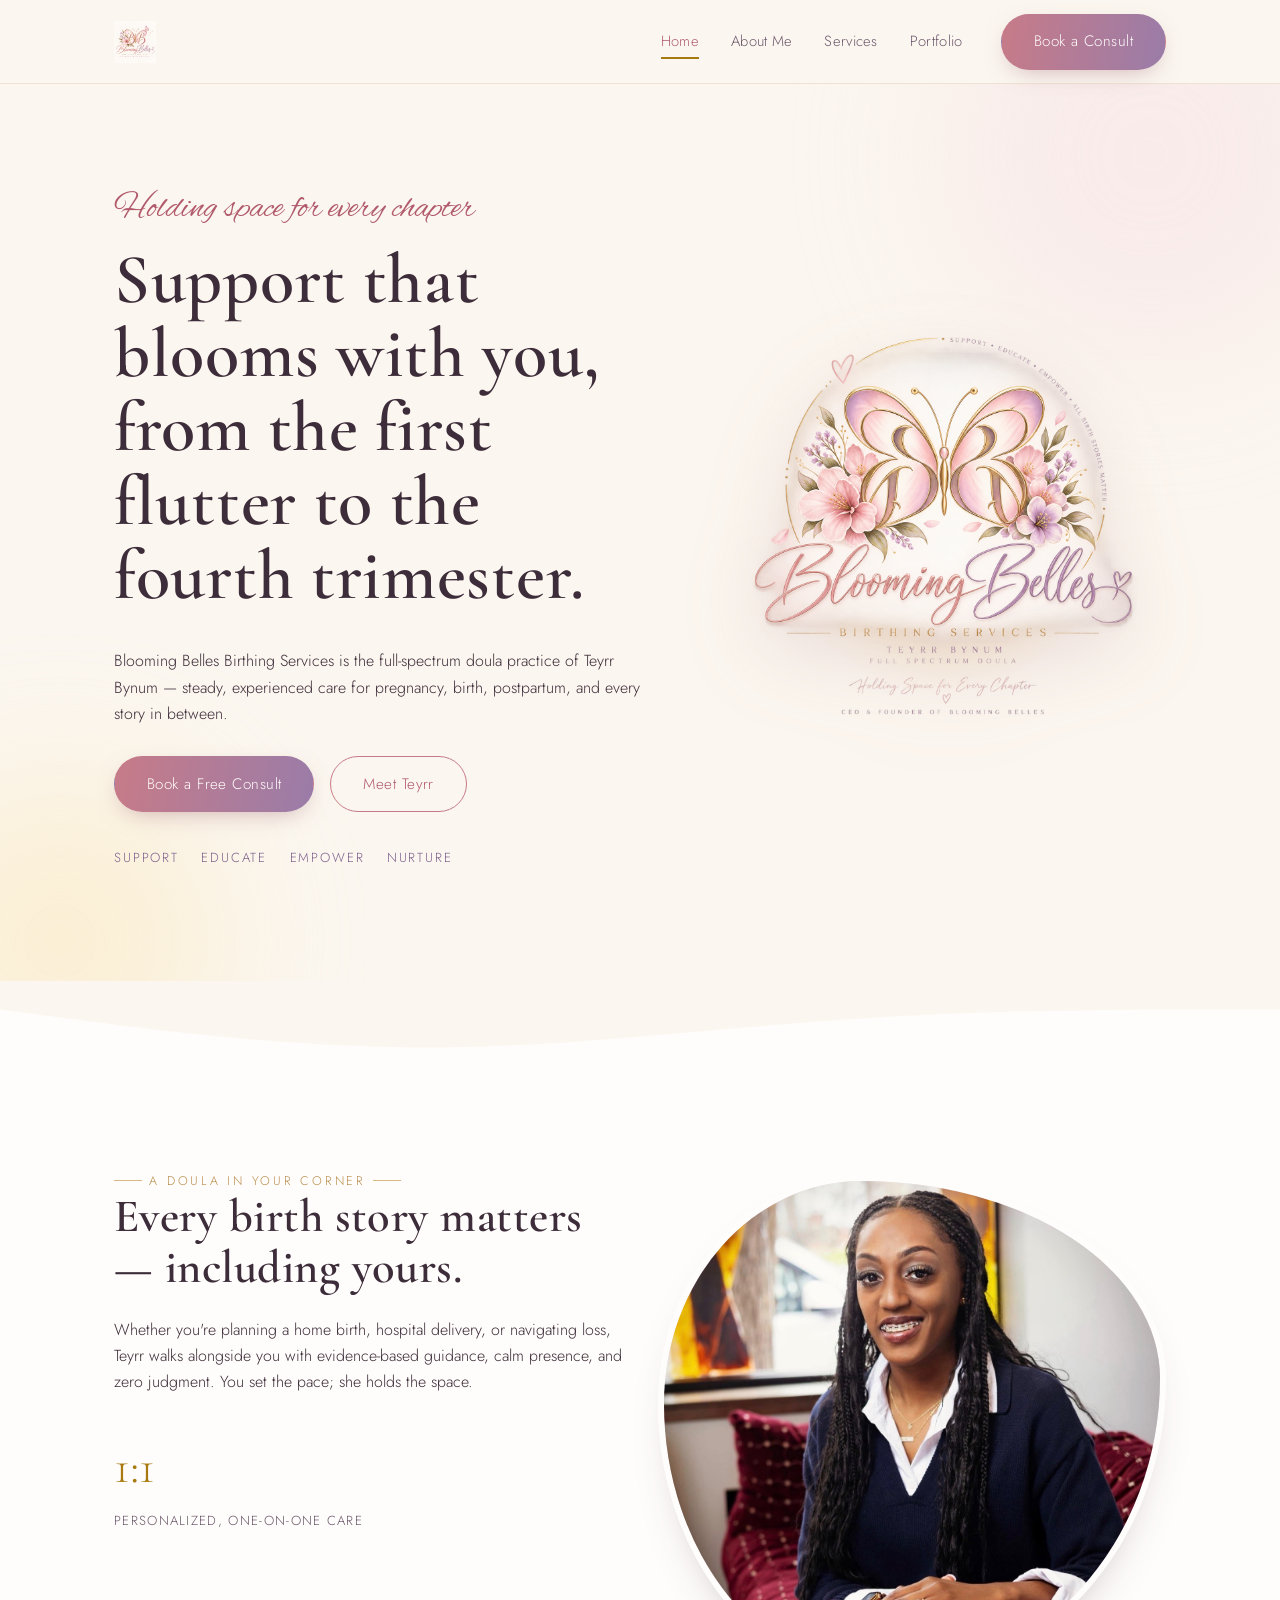
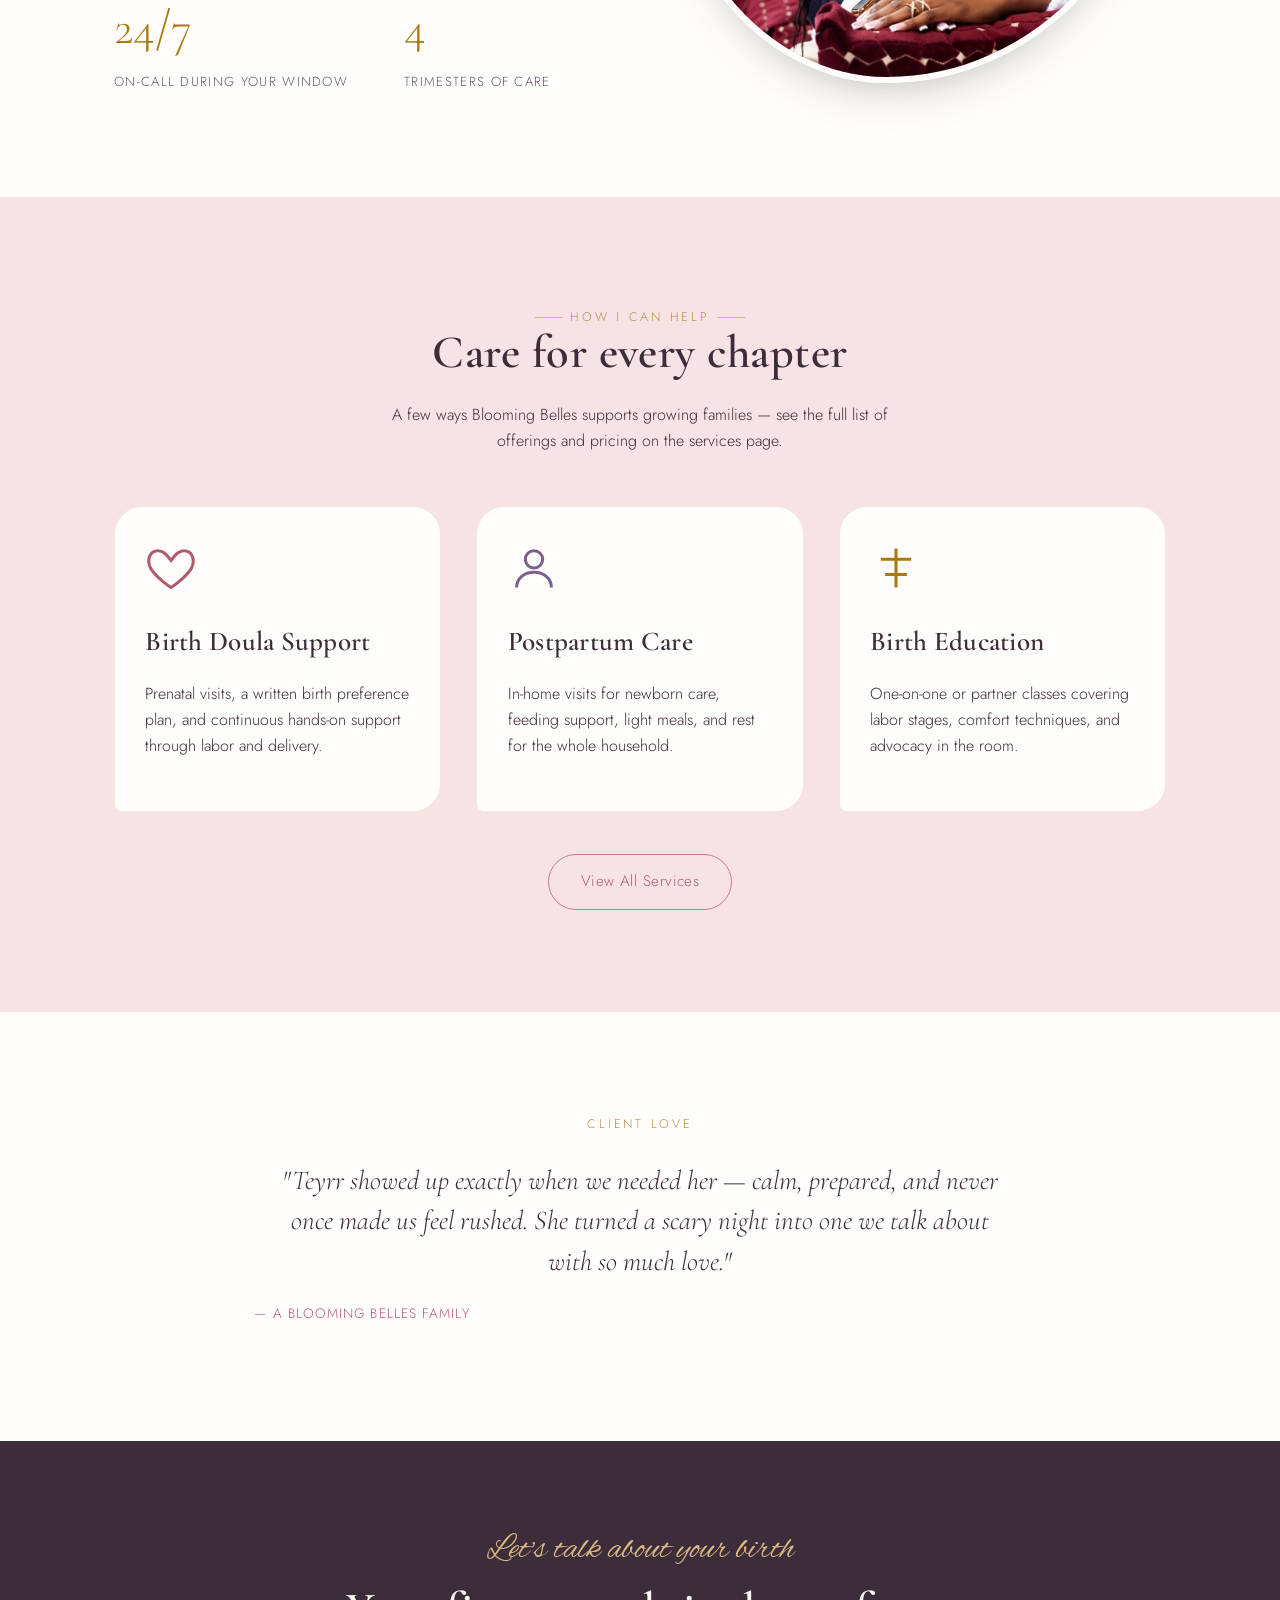
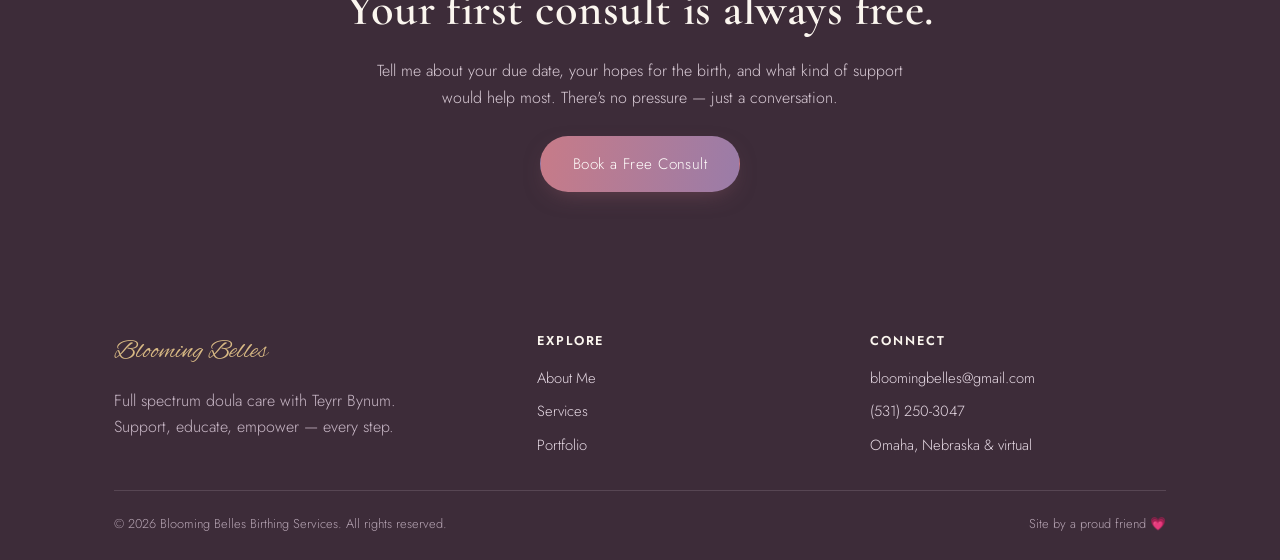
<file: index.html>
<!DOCTYPE html>
<html lang="en">
<head>
<meta charset="UTF-8">
<meta name="viewport" content="width=device-width, initial-scale=1.0">
<title>Blooming Belles Birthing Services | Full Spectrum Doula Care</title>
<meta name="description" content="Blooming Belles Birthing Services — full spectrum doula support with Teyrr Bynum. Support, educate, and empower every birth story.">
<link rel="preconnect" href="https://fonts.googleapis.com">
<link href="https://fonts.googleapis.com/css2?family=Alex+Brush&family=Cormorant+Garamond:ital,wght@0,500;0,600;1,500&family=Jost:wght@300;400;500;600&display=swap" rel="stylesheet">
<link rel="stylesheet" href="css/styles.css">
</head>
<body>

<header class="site-header">
  <nav class="nav">
    <a href="index.html" class="nav-brand">
      <img src="assets/logo-primary.png" alt="Blooming Belles Birthing Services logo">
    </a>
    <button class="nav-toggle" aria-label="Toggle menu" aria-expanded="false">
      <span></span><span></span><span></span>
    </button>
    <div class="nav-right">
    <ul class="nav-links">
      <li><a href="index.html" aria-current="page">Home</a></li>
      <li><a href="about.html">About Me</a></li>
      <li><a href="services.html">Services</a></li>
      <li><a href="portfolio.html">Portfolio</a></li>
      <li class="mobile-cta-item"><a href="services.html#book" class="btn btn-primary nav-cta-mobile">Book a Consult</a></li>
    </ul>
    <a href="services.html#book" class="btn btn-primary nav-cta-desktop">Book a Consult</a>
    </div>
  </nav>
</header>

<main>

  <!-- HERO -->
  <section class="hero">
    <div class="hero-glow one"></div>
    <div class="hero-glow two"></div>
    <div class="container hero-grid">
      <div>
        <span class="eyebrow-script">Holding space for every chapter</span>
        <h1>Support that blooms with you, from the first flutter to the fourth trimester.</h1>
        <p>Blooming Belles Birthing Services is the full-spectrum doula practice of Teyrr Bynum — steady, experienced care for pregnancy, birth, postpartum, and every story in between.</p>
        <div class="hero-actions">
          <a href="services.html#book" class="btn btn-primary">Book a Free Consult</a>
          <a href="about.html" class="btn btn-ghost">Meet Teyrr</a>
        </div>
        <div class="hero-values">
          <span>Support</span>
          <span>Educate</span>
          <span>Empower</span>
          <span>Nurture</span>
        </div>
      </div>
      <div class="hero-art">
        <img src="assets/logo-badge.png" alt="Blooming Belles butterfly emblem" loading="lazy">
      </div>
    </div>
  </section>

  <svg class="wave-divider" viewBox="0 0 1440 90" preserveAspectRatio="none" aria-hidden="true">
    <path fill="#FFFDFB" d="M0,32L80,42.7C160,53,320,75,480,74.7C640,75,800,53,960,42.7C1120,32,1280,32,1360,32L1440,32L1440,90L0,90Z"></path>
  </svg>

  <!-- INTRO STRIP -->
  <section class="bg-white section-pad">
    <div class="container">
      <div class="grid-2" style="align-items:center;">
        <div>
          <span class="gold-rule">A doula in your corner</span>
          <h2>Every birth story matters — including yours.</h2>
          <p>Whether you're planning a home birth, hospital delivery, or navigating loss, Teyrr walks alongside you with evidence-based guidance, calm presence, and zero judgment. You set the pace; she holds the space.</p>
          <div class="stat-row" style="margin-top:2rem;">
            <div>
              <span class="stat-num">1:1</span>
              <span class="stat-label">Personalized, one-on-one care</span>
            </div>
            <div>
              <span class="stat-num">24/7</span>
              <span class="stat-label">On-call during your window</span>
            </div>
            <div>
              <span class="stat-num">4</span>
              <span class="stat-label">Trimesters of care</span>
            </div>
          </div>
        </div>
        <div>
          <div class="about-portrait" style="aspect-ratio:1/1;">
            <img src="assets/teyrr-portrait.jpeg" alt="Teyrr Bynum, founder of Blooming Belles Birthing Services" style="width:100%; height:100%; object-fit:cover; object-position: center 20%;">
          </div>
        </div>
      </div>
    </div>
  </section>

  <!-- SERVICES PREVIEW -->
  <section class="bg-blush section-pad">
    <div class="container">
      <div class="section-header center">
        <span class="gold-rule">How I can help</span>
        <h2>Care for every chapter</h2>
        <p style="margin:0 auto;">A few ways Blooming Belles supports growing families — see the full list of offerings and pricing on the services page.</p>
      </div>
      <div class="grid-3">
        <div class="petal-card">
          <svg class="petal-icon" viewBox="0 0 24 24" fill="none" stroke="currentColor" stroke-width="1.4"><path d="M12 21s-7-4.6-9.5-9C.7 8 2.3 4 6 4c2.2 0 3.6 1.3 6 4.5C14.4 5.3 15.8 4 18 4c3.7 0 5.3 4 3.5 8-2.5 4.4-9.5 9-9.5 9Z"/></svg>
          <h3>Birth Doula Support</h3>
          <p>Prenatal visits, a written birth preference plan, and continuous hands-on support through labor and delivery.</p>
        </div>
        <div class="petal-card">
          <svg class="petal-icon" viewBox="0 0 24 24" fill="none" stroke="currentColor" stroke-width="1.4"><circle cx="12" cy="8" r="4"/><path d="M4 21c0-4.4 3.6-7 8-7s8 2.6 8 7"/></svg>
          <h3>Postpartum Care</h3>
          <p>In-home visits for newborn care, feeding support, light meals, and rest for the whole household.</p>
        </div>
        <div class="petal-card">
          <svg class="petal-icon" viewBox="0 0 24 24" fill="none" stroke="currentColor" stroke-width="1.4"><path d="M12 3v18M5 8h14M7 15h10"/></svg>
          <h3>Birth Education</h3>
          <p>One-on-one or partner classes covering labor stages, comfort techniques, and advocacy in the room.</p>
        </div>
      </div>
      <div class="center-text" style="margin-top:2.6rem;">
        <a href="services.html" class="btn btn-ghost">View All Services</a>
      </div>
    </div>
  </section>

  <!-- TESTIMONIAL -->
  <section class="bg-white section-pad">
    <div class="container">
      <span class="gold-rule center-text" style="display:block; text-align:center; justify-content:center; margin-bottom:1.6rem;">Client love</span>
      <p class="quote-block">"Teyrr showed up exactly when we needed her — calm, prepared, and never once made us feel rushed. She turned a scary night into one we talk about with so much love."</p>
      <p class="quote-attr">— A Blooming Belles family</p>
    </div>
  </section>

  <!-- CTA -->
  <section class="bg-plum cta-band">
    <div class="container">
      <span class="eyebrow-script" style="color: var(--gold-soft);">Let's talk about your birth</span>
      <h2>Your first consult is always free.</h2>
      <p style="margin:0 auto; color:#D9CBD6;">Tell me about your due date, your hopes for the birth, and what kind of support would help most. There's no pressure — just a conversation.</p>
      <div class="cta-actions">
        <a href="services.html#book" class="btn btn-primary">Book a Free Consult</a>
      </div>
    </div>
  </section>

</main>

<footer class="site-footer">
  <div class="container">
    <div class="footer-grid">
      <div>
        <div class="footer-brand">Blooming Belles</div>
        <p style="max-width:32ch; color:#C9B8C7; margin-top:0.8rem;">Full spectrum doula care with Teyrr Bynum. Support, educate, empower — every step.</p>
      </div>
      <div class="footer-col">
        <h4>Explore</h4>
        <ul>
          <li><a href="about.html">About Me</a></li>
          <li><a href="services.html">Services</a></li>
          <li><a href="portfolio.html">Portfolio</a></li>
        </ul>
      </div>
      <div class="footer-col">
        <h4>Connect</h4>
        <ul>
          <li><a href="mailto:bloomingbelles@gmail.com">bloomingbelles@gmail.com</a></li>
          <li><a href="tel:+15312503047">(531) 250-3047</a></li>
          <li>Omaha, Nebraska &amp; virtual</li>
        </ul>
      </div>
    </div>
    <div class="footer-bottom">
      <span>© 2026 Blooming Belles Birthing Services. All rights reserved.</span>
      <span>Site by a proud friend 💗</span>
    </div>
  </div>
</footer>

<script src="js/main.js"></script>
</body>
</html>
</file>
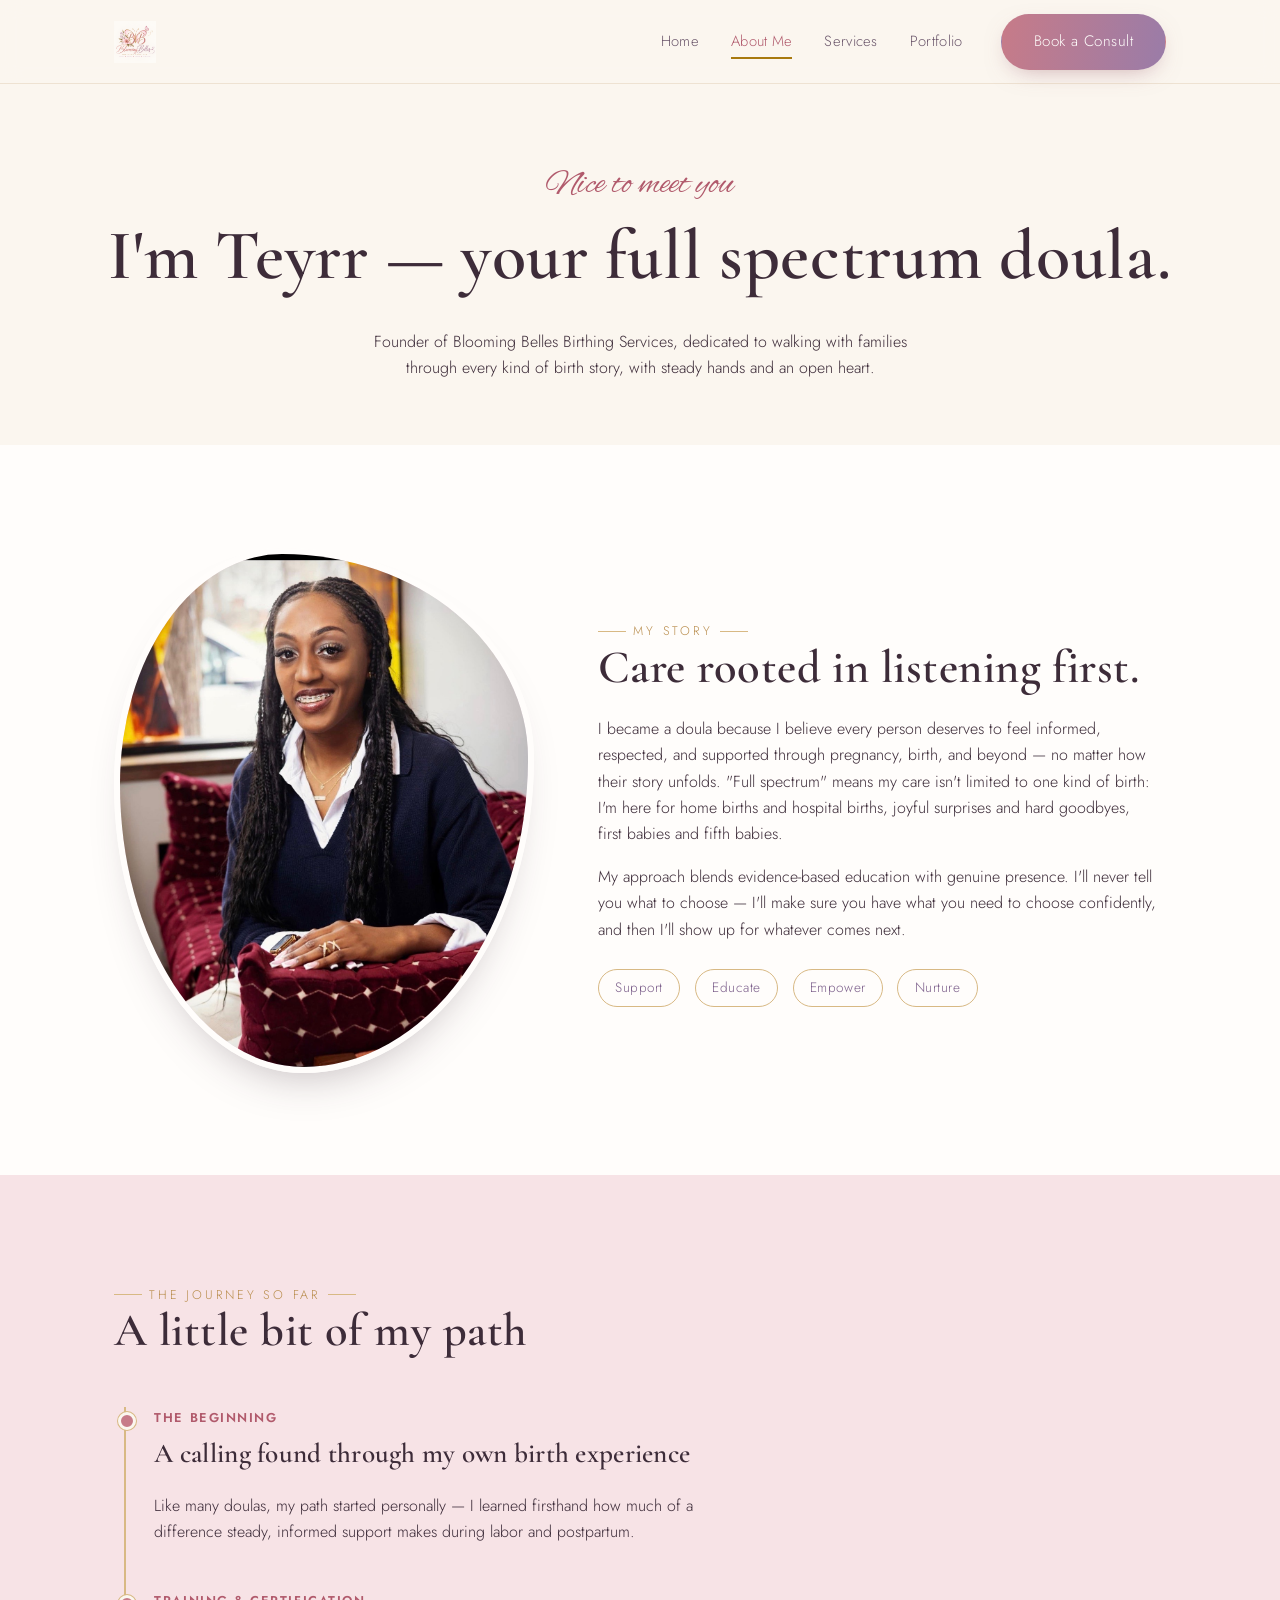
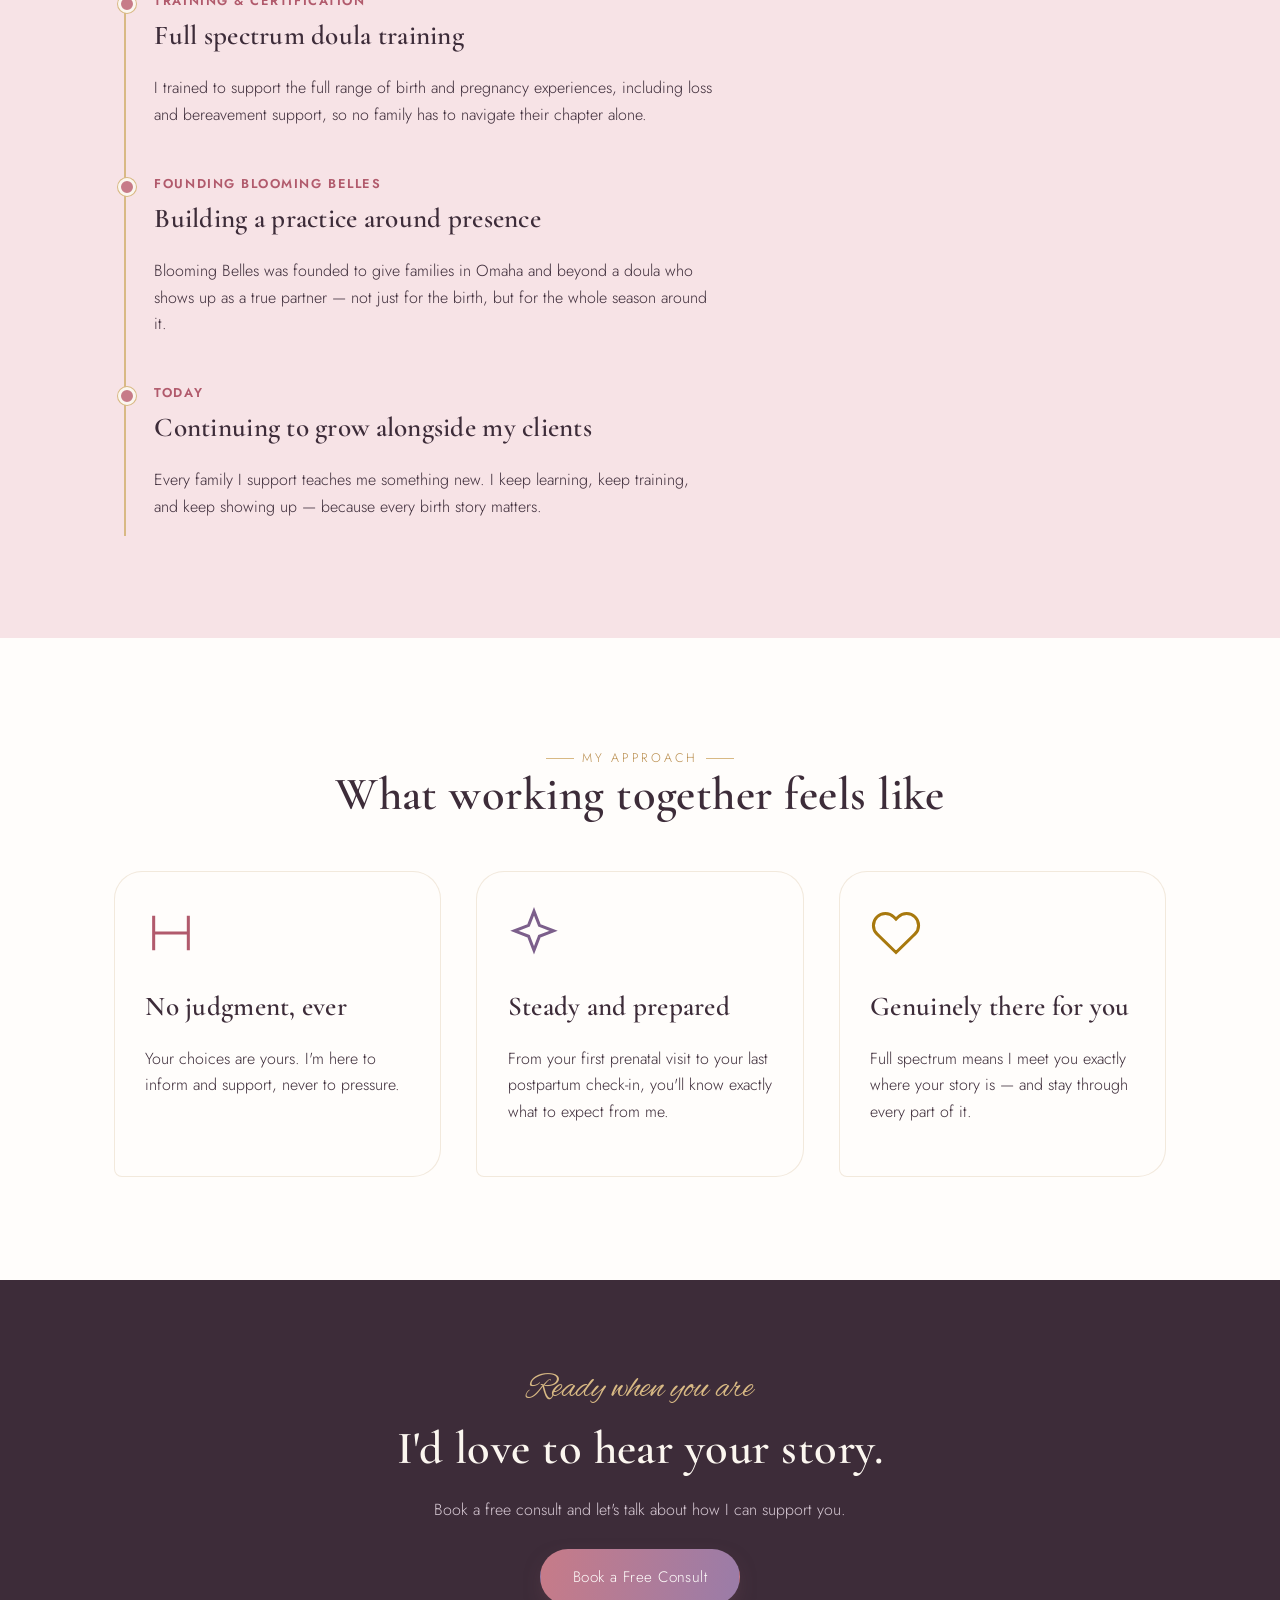
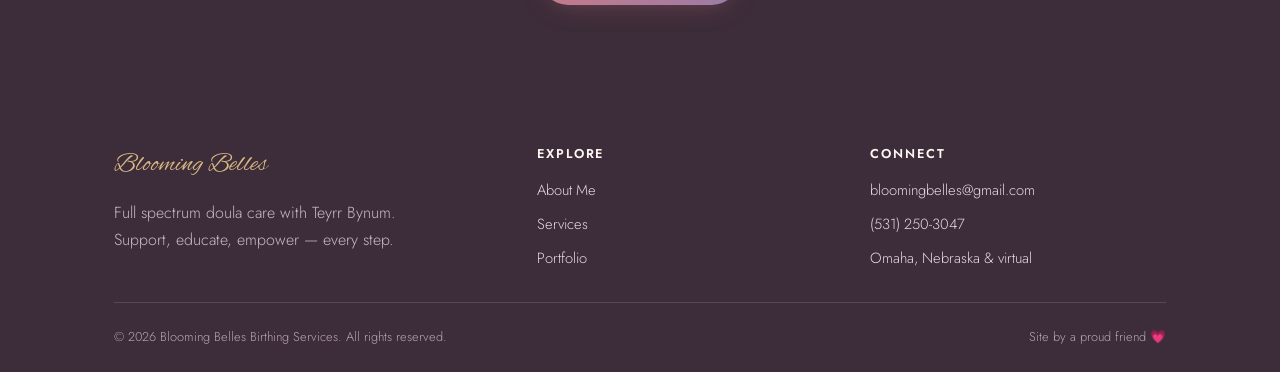
<file: about.html>
<!DOCTYPE html>
<html lang="en">
<head>
<meta charset="UTF-8">
<meta name="viewport" content="width=device-width, initial-scale=1.0">
<title>About Teyrr Bynum | Blooming Belles Birthing Services</title>
<meta name="description" content="Meet Teyrr Bynum, full spectrum doula and founder of Blooming Belles Birthing Services.">
<link rel="preconnect" href="https://fonts.googleapis.com">
<link href="https://fonts.googleapis.com/css2?family=Alex+Brush&family=Cormorant+Garamond:ital,wght@0,500;0,600;1,500&family=Jost:wght@300;400;500;600&display=swap" rel="stylesheet">
<link rel="stylesheet" href="css/styles.css">
</head>
<body>

<header class="site-header">
  <nav class="nav">
    <a href="index.html" class="nav-brand">
      <img src="assets/logo-primary.png" alt="Blooming Belles Birthing Services logo">
    </a>
    <button class="nav-toggle" aria-label="Toggle menu" aria-expanded="false">
      <span></span><span></span><span></span>
    </button>
    <div class="nav-right">
    <ul class="nav-links">
      <li><a href="index.html">Home</a></li>
      <li><a href="about.html" aria-current="page">About Me</a></li>
      <li><a href="services.html">Services</a></li>
      <li><a href="portfolio.html">Portfolio</a></li>
      <li class="mobile-cta-item"><a href="services.html#book" class="btn btn-primary nav-cta-mobile">Book a Consult</a></li>
    </ul>
    <a href="services.html#book" class="btn btn-primary nav-cta-desktop">Book a Consult</a>
    </div>
  </nav>
</header>

<main>

  <section class="page-hero container">
    <span class="eyebrow-script">Nice to meet you</span>
    <h1>I'm Teyrr — your full spectrum doula.</h1>
    <p>Founder of Blooming Belles Birthing Services, dedicated to walking with families through every kind of birth story, with steady hands and an open heart.</p>
  </section>

  <section class="bg-white section-pad">
    <div class="container about-split">
      <div class="about-portrait">
        <img src="assets/teyrr-portrait.jpeg" alt="Teyrr Bynum, founder of Blooming Belles Birthing Services" style="width:100%; height:100%; object-fit:cover; object-position: center 20%;">
      </div>
      <div>
        <span class="gold-rule">My story</span>
        <h2>Care rooted in listening first.</h2>
        <p>I became a doula because I believe every person deserves to feel informed, respected, and supported through pregnancy, birth, and beyond — no matter how their story unfolds. "Full spectrum" means my care isn't limited to one kind of birth: I'm here for home births and hospital births, joyful surprises and hard goodbyes, first babies and fifth babies.</p>
        <p>My approach blends evidence-based education with genuine presence. I'll never tell you what to choose — I'll make sure you have what you need to choose confidently, and then I'll show up for whatever comes next.</p>
        <div class="values-row">
          <span class="value-pill">Support</span>
          <span class="value-pill">Educate</span>
          <span class="value-pill">Empower</span>
          <span class="value-pill">Nurture</span>
        </div>
      </div>
    </div>
  </section>

  <section class="bg-blush section-pad">
    <div class="container">
      <div class="section-header">
        <span class="gold-rule">The journey so far</span>
        <h2>A little bit of my path</h2>
      </div>
      <div class="timeline">
        <div class="timeline-item">
          <h4>The Beginning</h4>
          <h3>A calling found through my own birth experience</h3>
          <p>Like many doulas, my path started personally — I learned firsthand how much of a difference steady, informed support makes during labor and postpartum.</p>
        </div>
        <div class="timeline-item">
          <h4>Training &amp; Certification</h4>
          <h3>Full spectrum doula training</h3>
          <p>I trained to support the full range of birth and pregnancy experiences, including loss and bereavement support, so no family has to navigate their chapter alone.</p>
        </div>
        <div class="timeline-item">
          <h4>Founding Blooming Belles</h4>
          <h3>Building a practice around presence</h3>
          <p>Blooming Belles was founded to give families in Omaha and beyond a doula who shows up as a true partner — not just for the birth, but for the whole season around it.</p>
        </div>
        <div class="timeline-item">
          <h4>Today</h4>
          <h3>Continuing to grow alongside my clients</h3>
          <p>Every family I support teaches me something new. I keep learning, keep training, and keep showing up — because every birth story matters.</p>
        </div>
      </div>
    </div>
  </section>

  <section class="bg-white section-pad">
    <div class="container">
      <div class="section-header center">
        <span class="gold-rule">My approach</span>
        <h2>What working together feels like</h2>
      </div>
      <div class="grid-3">
        <div class="petal-card">
          <svg class="petal-icon" viewBox="0 0 24 24" fill="none" stroke="currentColor" stroke-width="1.4"><path d="M4 4v16M4 12h16M20 4v16"/></svg>
          <h3>No judgment, ever</h3>
          <p>Your choices are yours. I'm here to inform and support, never to pressure.</p>
        </div>
        <div class="petal-card">
          <svg class="petal-icon" viewBox="0 0 24 24" fill="none" stroke="currentColor" stroke-width="1.4"><path d="M12 2l2.5 6.5L21 11l-6.5 2.5L12 20l-2.5-6.5L3 11l6.5-2.5L12 2Z"/></svg>
          <h3>Steady and prepared</h3>
          <p>From your first prenatal visit to your last postpartum check-in, you'll know exactly what to expect from me.</p>
        </div>
        <div class="petal-card">
          <svg class="petal-icon" viewBox="0 0 24 24" fill="none" stroke="currentColor" stroke-width="1.4"><path d="M20.8 4.6a5.5 5.5 0 0 0-7.8 0L12 5.6l-1-1a5.5 5.5 0 1 0-7.8 7.8l1 1L12 21l7.8-7.6 1-1a5.5 5.5 0 0 0 0-7.8Z"/></svg>
          <h3>Genuinely there for you</h3>
          <p>Full spectrum means I meet you exactly where your story is — and stay through every part of it.</p>
        </div>
      </div>
    </div>
  </section>

  <section class="bg-plum cta-band">
    <div class="container">
      <span class="eyebrow-script" style="color: var(--gold-soft);">Ready when you are</span>
      <h2>I'd love to hear your story.</h2>
      <p style="margin:0 auto; color:#D9CBD6;">Book a free consult and let's talk about how I can support you.</p>
      <div class="cta-actions">
        <a href="services.html#book" class="btn btn-primary">Book a Free Consult</a>
      </div>
    </div>
  </section>

</main>

<footer class="site-footer">
  <div class="container">
    <div class="footer-grid">
      <div>
        <div class="footer-brand">Blooming Belles</div>
        <p style="max-width:32ch; color:#C9B8C7; margin-top:0.8rem;">Full spectrum doula care with Teyrr Bynum. Support, educate, empower — every step.</p>
      </div>
      <div class="footer-col">
        <h4>Explore</h4>
        <ul>
          <li><a href="about.html">About Me</a></li>
          <li><a href="services.html">Services</a></li>
          <li><a href="portfolio.html">Portfolio</a></li>
        </ul>
      </div>
      <div class="footer-col">
        <h4>Connect</h4>
        <ul>
          <li><a href="mailto:bloomingbelles@gmail.com">bloomingbelles@gmail.com</a></li>
          <li><a href="tel:+15312503047">(531) 250-3047</a></li>
          <li>Omaha, Nebraska &amp; virtual</li>
        </ul>
      </div>
    </div>
    <div class="footer-bottom">
      <span>© 2026 Blooming Belles Birthing Services. All rights reserved.</span>
      <span>Site by a proud friend 💗</span>
    </div>
  </div>
</footer>

<script src="js/main.js"></script>
</body>
</html>
</file>
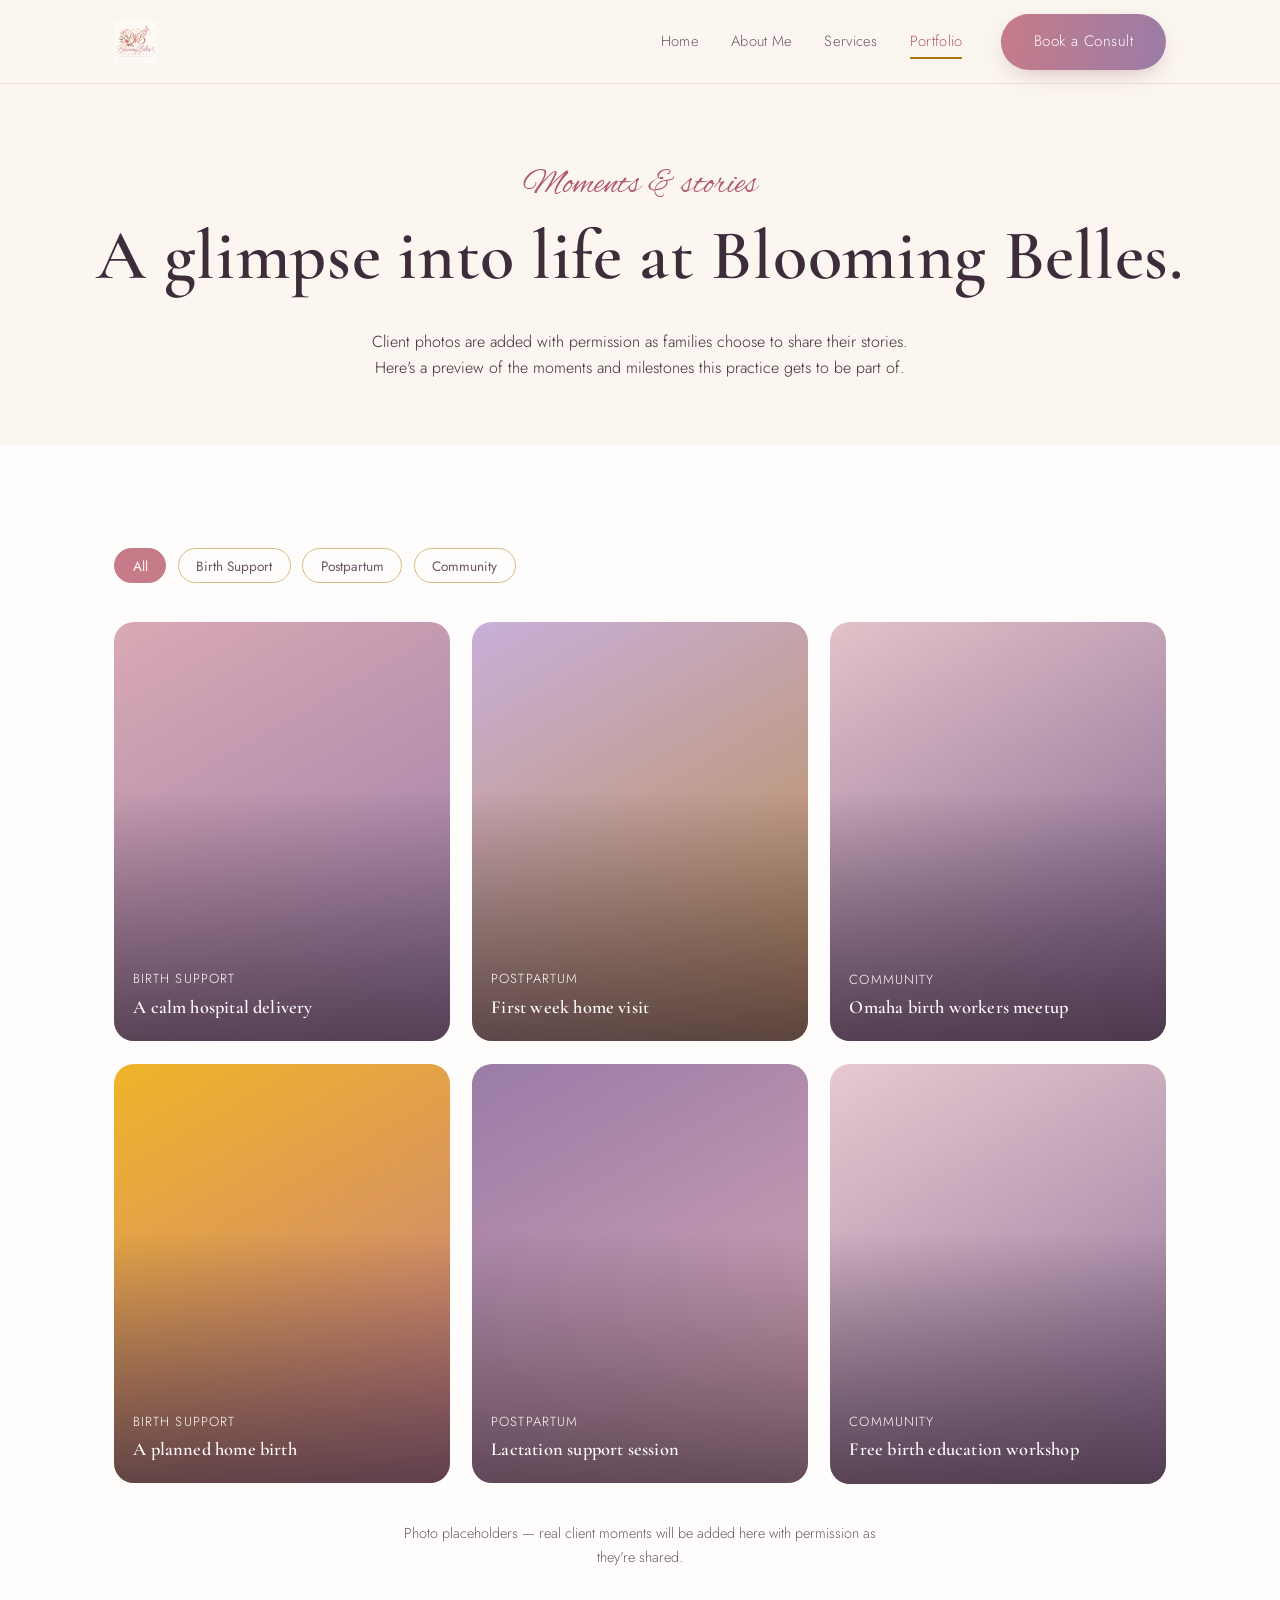
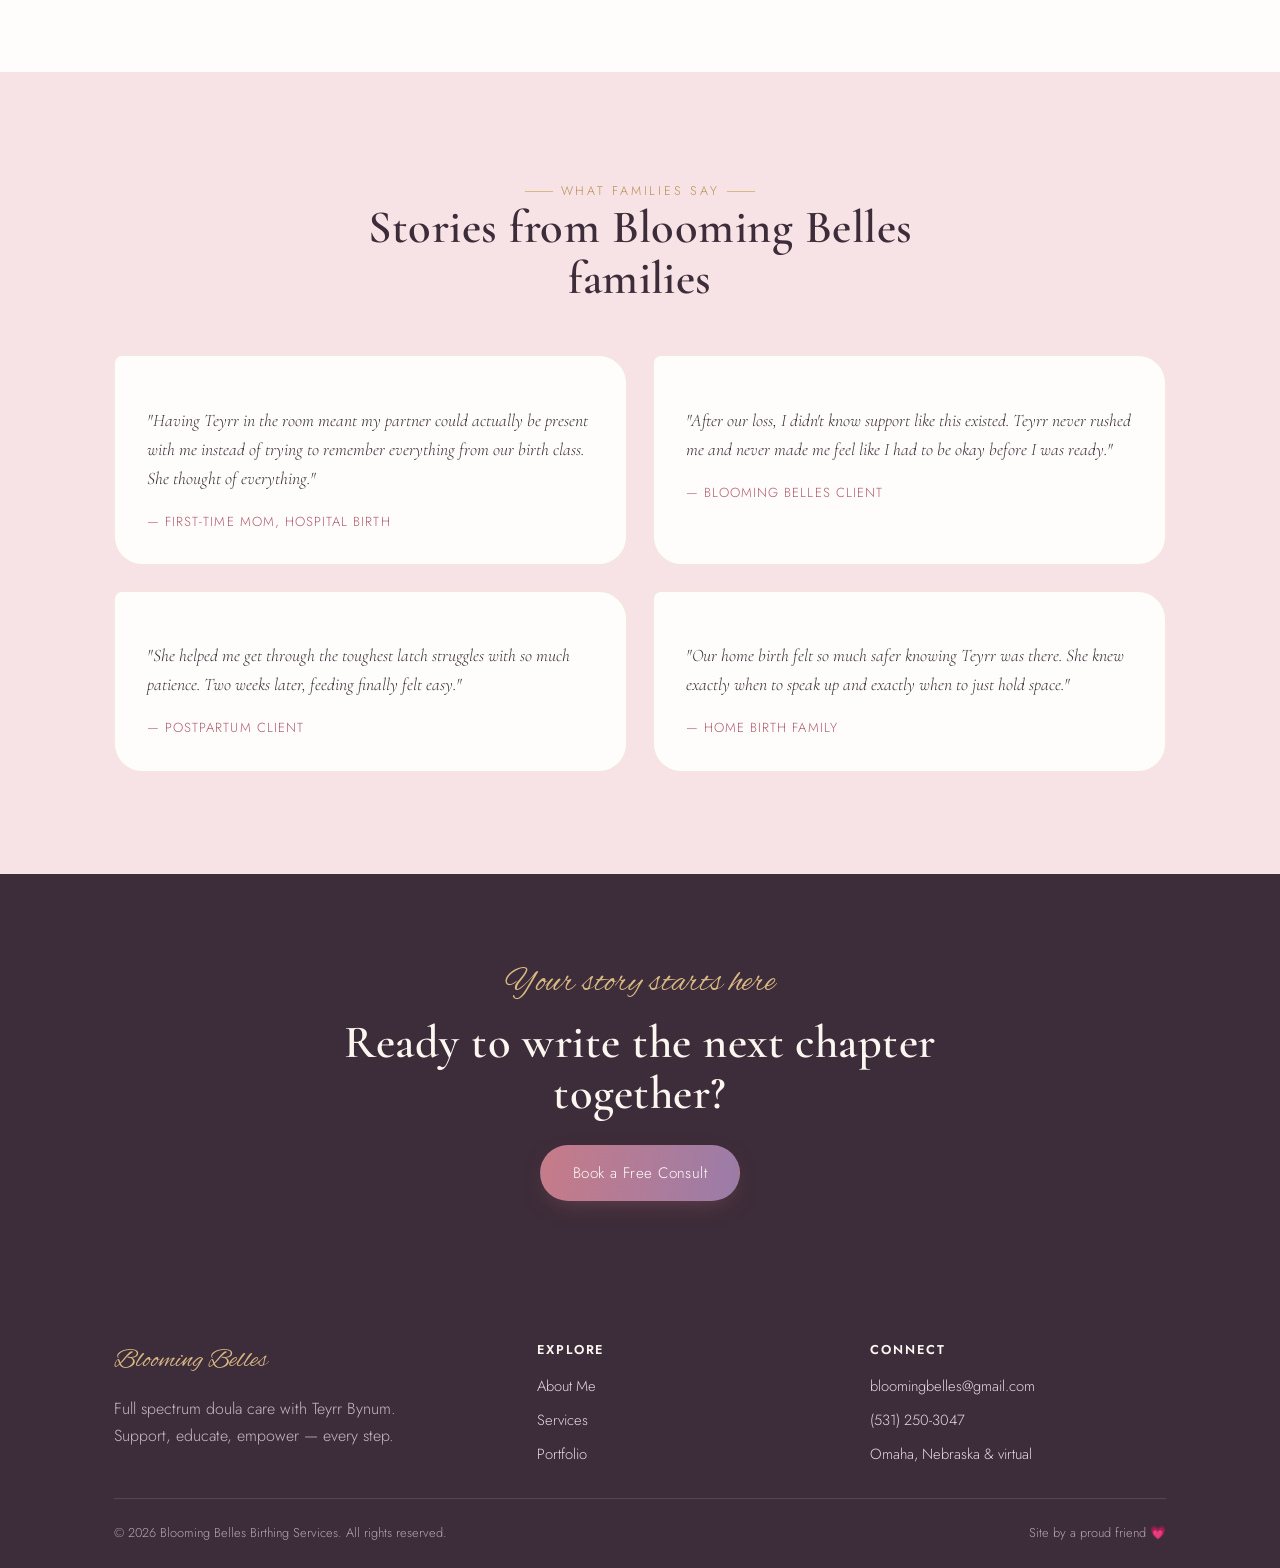
<file: portfolio.html>
<!DOCTYPE html>
<html lang="en">
<head>
<meta charset="UTF-8">
<meta name="viewport" content="width=device-width, initial-scale=1.0">
<title>Portfolio &amp; Stories | Blooming Belles Birthing Services</title>
<meta name="description" content="Moments and stories from families supported by Blooming Belles Birthing Services.">
<link rel="preconnect" href="https://fonts.googleapis.com">
<link href="https://fonts.googleapis.com/css2?family=Alex+Brush&family=Cormorant+Garamond:ital,wght@0,500;0,600;1,500&family=Jost:wght@300;400;500;600&display=swap" rel="stylesheet">
<link rel="stylesheet" href="css/styles.css">
</head>
<body>

<header class="site-header">
  <nav class="nav">
    <a href="index.html" class="nav-brand">
      <img src="assets/logo-primary.png" alt="Blooming Belles Birthing Services logo">
    </a>
    <button class="nav-toggle" aria-label="Toggle menu" aria-expanded="false">
      <span></span><span></span><span></span>
    </button>
    <div class="nav-right">
    <ul class="nav-links">
      <li><a href="index.html">Home</a></li>
      <li><a href="about.html">About Me</a></li>
      <li><a href="services.html">Services</a></li>
      <li><a href="portfolio.html" aria-current="page">Portfolio</a></li>
      <li class="mobile-cta-item"><a href="services.html#book" class="btn btn-primary nav-cta-mobile">Book a Consult</a></li>
    </ul>
    <a href="services.html#book" class="btn btn-primary nav-cta-desktop">Book a Consult</a>
    </div>
  </nav>
</header>

<main>

  <section class="page-hero container">
    <span class="eyebrow-script">Moments &amp; stories</span>
    <h1>A glimpse into life at Blooming Belles.</h1>
    <p>Client photos are added with permission as families choose to share their stories. Here's a preview of the moments and milestones this practice gets to be part of.</p>
  </section>

  <section class="bg-white section-pad">
    <div class="container">

      <div class="filter-row">
        <button class="filter-btn active" data-filter="all">All</button>
        <button class="filter-btn" data-filter="birth">Birth Support</button>
        <button class="filter-btn" data-filter="postpartum">Postpartum</button>
        <button class="filter-btn" data-filter="community">Community</button>
      </div>

      <div class="gallery-grid">
        <div class="gallery-tile tone-1" data-category="birth">
          <div><span>Birth Support</span><h4>A calm hospital delivery</h4></div>
        </div>
        <div class="gallery-tile tone-2" data-category="postpartum">
          <div><span>Postpartum</span><h4>First week home visit</h4></div>
        </div>
        <div class="gallery-tile tone-3" data-category="community">
          <div><span>Community</span><h4>Omaha birth workers meetup</h4></div>
        </div>
        <div class="gallery-tile tone-4" data-category="birth">
          <div><span>Birth Support</span><h4>A planned home birth</h4></div>
        </div>
        <div class="gallery-tile tone-5" data-category="postpartum">
          <div><span>Postpartum</span><h4>Lactation support session</h4></div>
        </div>
        <div class="gallery-tile tone-6" data-category="community">
          <div><span>Community</span><h4>Free birth education workshop</h4></div>
        </div>
      </div>

      <p style="text-align:center; margin:2.4rem auto 0; color:var(--plum-soft); font-size:0.9rem;">Photo placeholders — real client moments will be added here with permission as they're shared.</p>
    </div>
  </section>

  <section class="bg-blush section-pad">
    <div class="container">
      <div class="section-header center">
        <span class="gold-rule">What families say</span>
        <h2>Stories from Blooming Belles families</h2>
      </div>
      <div class="testimonial-grid">
        <div class="testimonial-card">
          <p>"Having Teyrr in the room meant my partner could actually be present with me instead of trying to remember everything from our birth class. She thought of everything."</p>
          <div class="testimonial-name">— First-time mom, hospital birth</div>
        </div>
        <div class="testimonial-card">
          <p>"After our loss, I didn't know support like this existed. Teyrr never rushed me and never made me feel like I had to be okay before I was ready."</p>
          <div class="testimonial-name">— Blooming Belles client</div>
        </div>
        <div class="testimonial-card">
          <p>"She helped me get through the toughest latch struggles with so much patience. Two weeks later, feeding finally felt easy."</p>
          <div class="testimonial-name">— Postpartum client</div>
        </div>
        <div class="testimonial-card">
          <p>"Our home birth felt so much safer knowing Teyrr was there. She knew exactly when to speak up and exactly when to just hold space."</p>
          <div class="testimonial-name">— Home birth family</div>
        </div>
      </div>
    </div>
  </section>

  <section class="bg-plum cta-band">
    <div class="container">
      <span class="eyebrow-script" style="color: var(--gold-soft);">Your story starts here</span>
      <h2>Ready to write the next chapter together?</h2>
      <div class="cta-actions">
        <a href="services.html#book" class="btn btn-primary">Book a Free Consult</a>
      </div>
    </div>
  </section>

</main>

<footer class="site-footer">
  <div class="container">
    <div class="footer-grid">
      <div>
        <div class="footer-brand">Blooming Belles</div>
        <p style="max-width:32ch; color:#C9B8C7; margin-top:0.8rem;">Full spectrum doula care with Teyrr Bynum. Support, educate, empower — every step.</p>
      </div>
      <div class="footer-col">
        <h4>Explore</h4>
        <ul>
          <li><a href="about.html">About Me</a></li>
          <li><a href="services.html">Services</a></li>
          <li><a href="portfolio.html">Portfolio</a></li>
        </ul>
      </div>
      <div class="footer-col">
        <h4>Connect</h4>
        <ul>
          <li><a href="mailto:bloomingbelles@gmail.com">bloomingbelles@gmail.com</a></li>
          <li><a href="tel:+15312503047">(531) 250-3047</a></li>
          <li>Omaha, Nebraska &amp; virtual</li>
        </ul>
      </div>
    </div>
    <div class="footer-bottom">
      <span>© 2026 Blooming Belles Birthing Services. All rights reserved.</span>
      <span>Site by a proud friend 💗</span>
    </div>
  </div>
</footer>

<script src="js/main.js"></script>
</body>
</html>
</file>
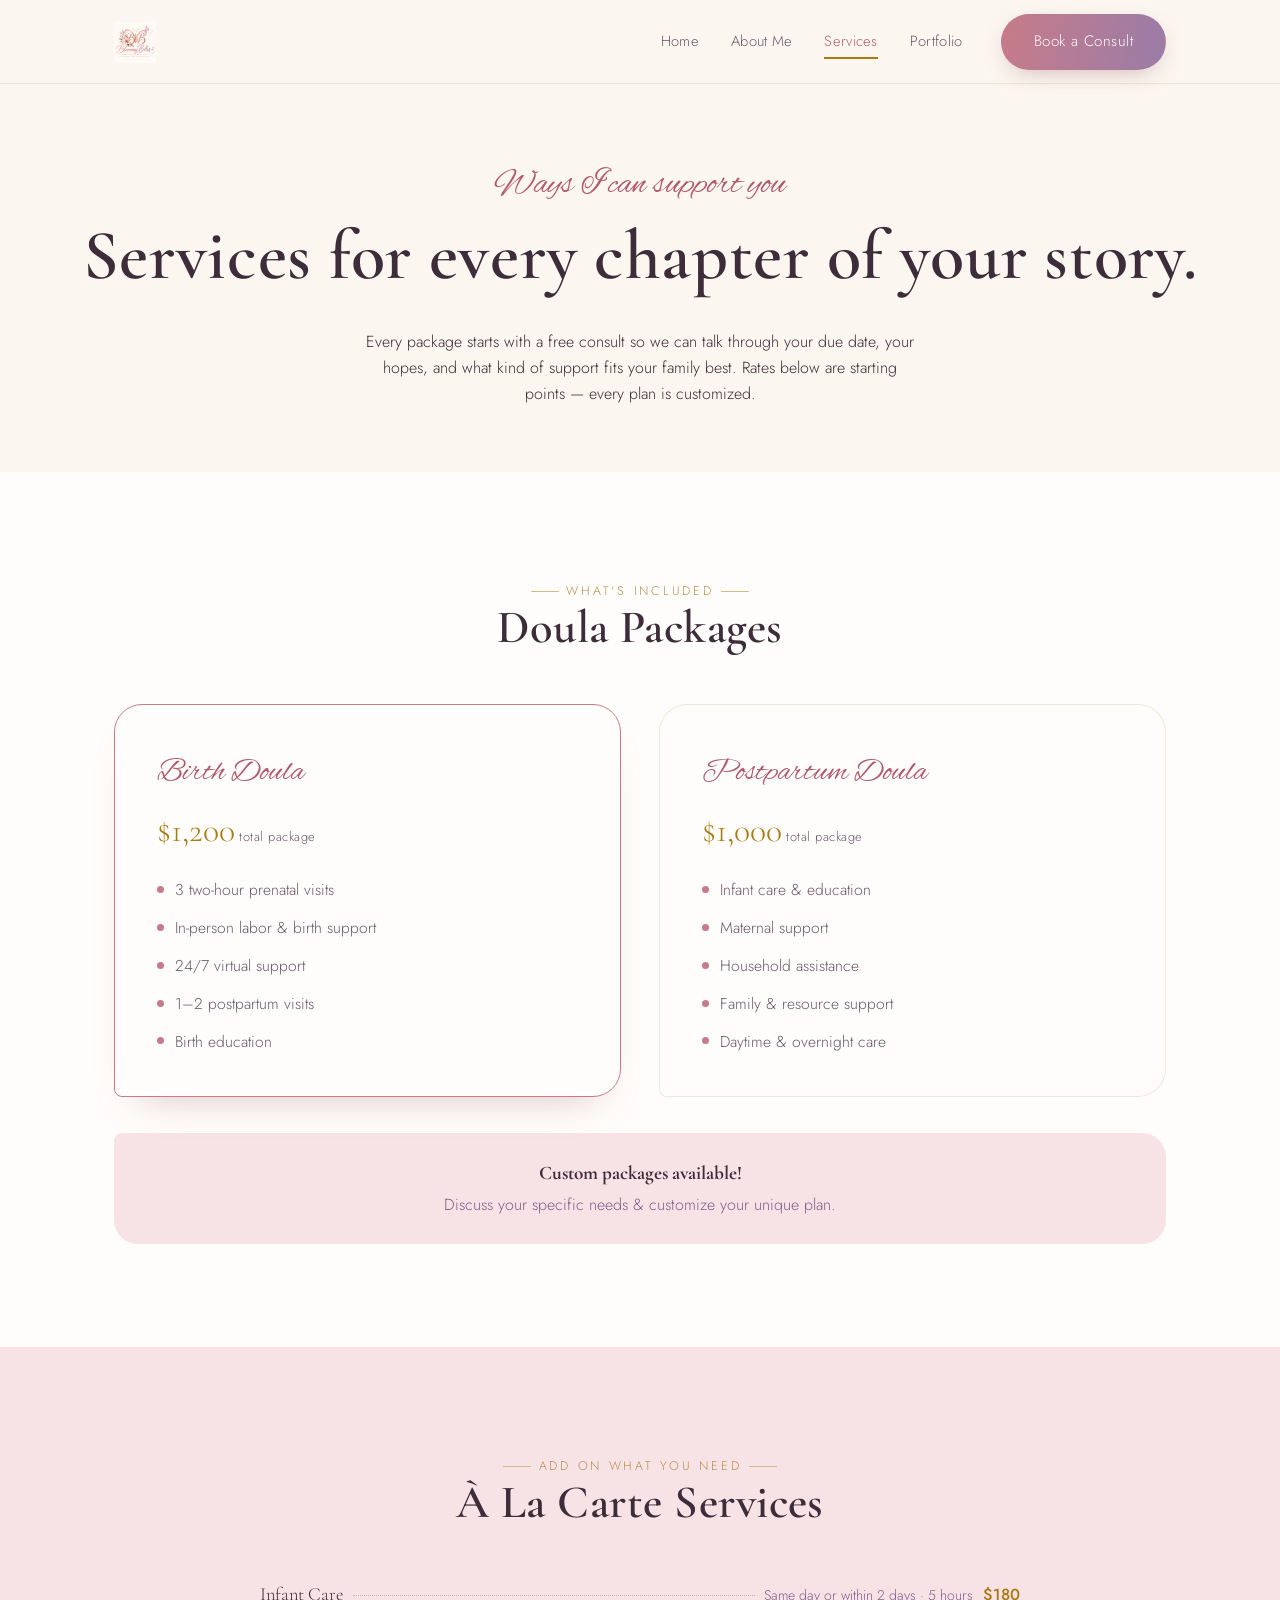
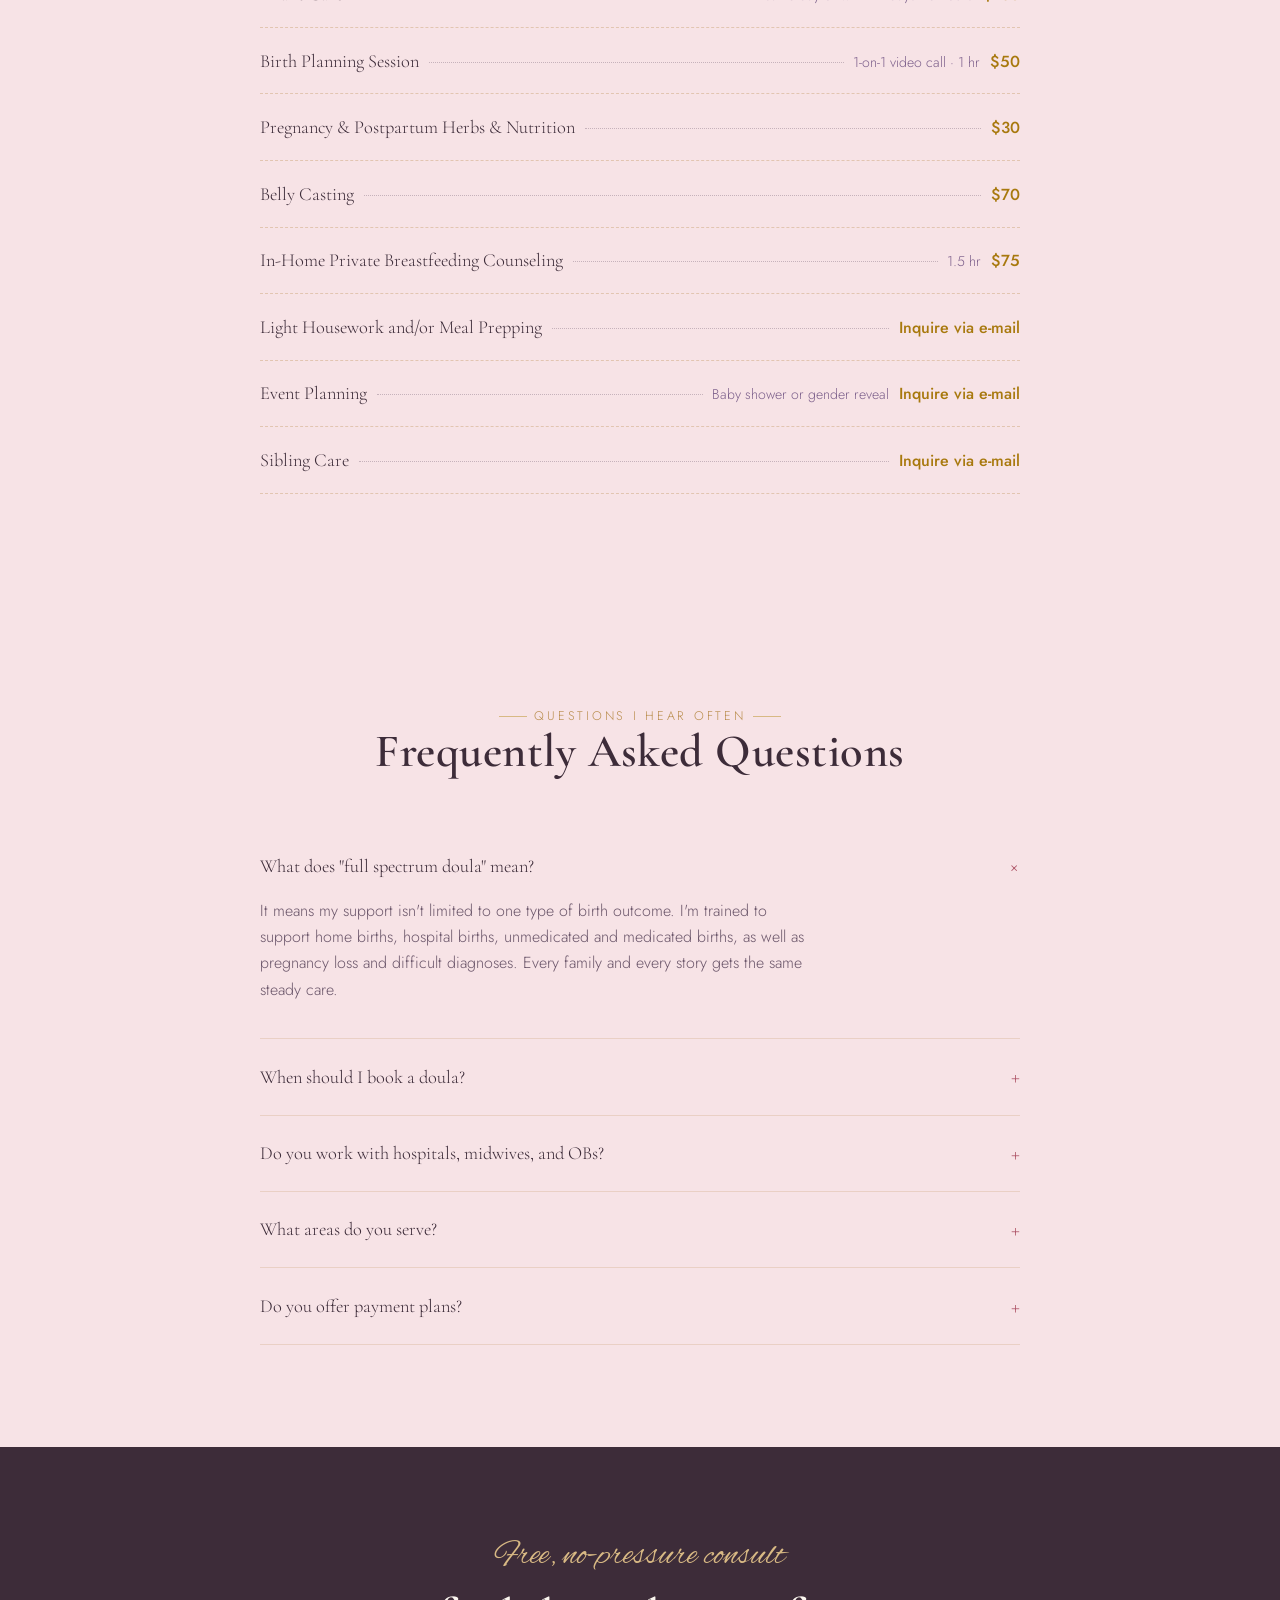
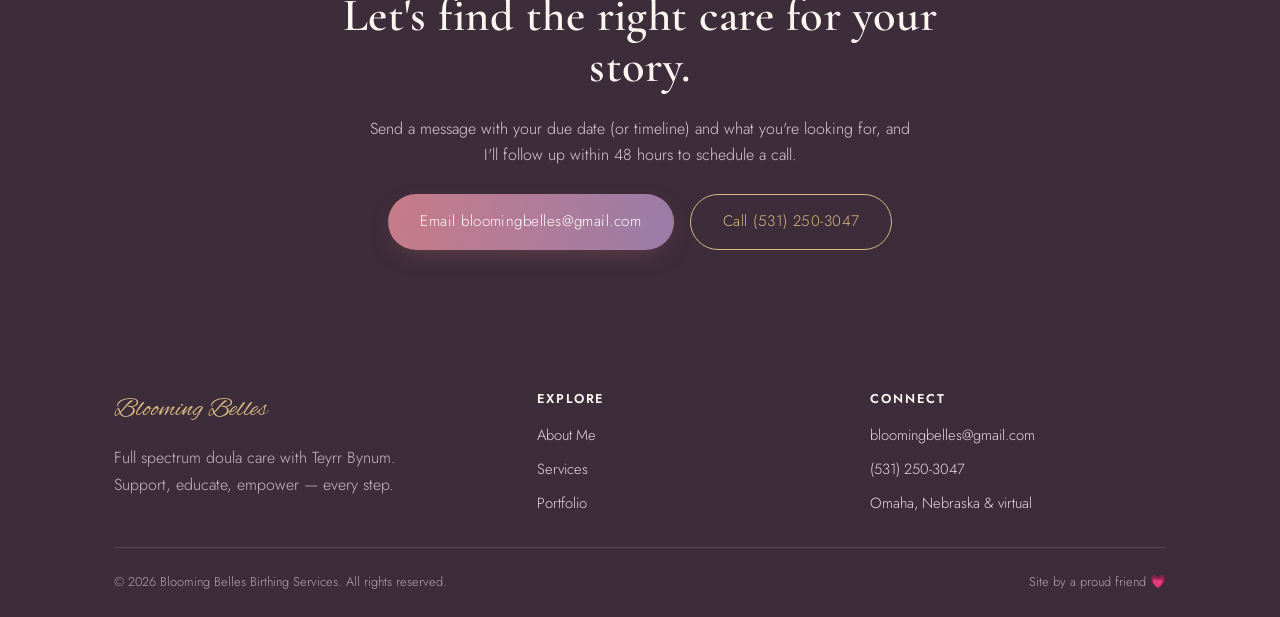
<file: services.html>
<!DOCTYPE html>
<html lang="en">
<head>
<meta charset="UTF-8">
<meta name="viewport" content="width=device-width, initial-scale=1.0">
<title>Services &amp; Pricing | Blooming Belles Birthing Services</title>
<meta name="description" content="Birth doula and postpartum doula packages, plus à la carte support like infant care, breastfeeding counseling, and birth planning, from Blooming Belles Birthing Services.">
<link rel="preconnect" href="https://fonts.googleapis.com">
<link href="https://fonts.googleapis.com/css2?family=Alex+Brush&family=Cormorant+Garamond:ital,wght@0,500;0,600;1,500&family=Jost:wght@300;400;500;600&display=swap" rel="stylesheet">
<link rel="stylesheet" href="css/styles.css">
</head>
<body>

<header class="site-header">
  <nav class="nav">
    <a href="index.html" class="nav-brand">
      <img src="assets/logo-primary.png" alt="Blooming Belles Birthing Services logo">
    </a>
    <button class="nav-toggle" aria-label="Toggle menu" aria-expanded="false">
      <span></span><span></span><span></span>
    </button>
    <div class="nav-right">
    <ul class="nav-links">
      <li><a href="index.html">Home</a></li>
      <li><a href="about.html">About Me</a></li>
      <li><a href="services.html" aria-current="page">Services</a></li>
      <li><a href="portfolio.html">Portfolio</a></li>
      <li class="mobile-cta-item"><a href="services.html#book" class="btn btn-primary nav-cta-mobile">Book a Consult</a></li>
    </ul>
    <a href="services.html#book" class="btn btn-primary nav-cta-desktop">Book a Consult</a>
    </div>
  </nav>
</header>

<main>

  <section class="page-hero container">
    <span class="eyebrow-script">Ways I can support you</span>
    <h1>Services for every chapter of your story.</h1>
    <p>Every package starts with a free consult so we can talk through your due date, your hopes, and what kind of support fits your family best. Rates below are starting points — every plan is customized.</p>
  </section>

  <section class="bg-white section-pad">
    <div class="container">
      <div class="section-header center">
        <span class="gold-rule">What's included</span>
        <h2>Doula Packages</h2>
      </div>
      <div class="package-grid">
        <div class="package-card featured">
          <div class="package-name">Birth Doula</div>
          <div class="package-price">$1,200<span> total package</span></div>
          <ul>
            <li>3 two-hour prenatal visits</li>
            <li>In-person labor &amp; birth support</li>
            <li>24/7 virtual support</li>
            <li>1–2 postpartum visits</li>
            <li>Birth education</li>
          </ul>
        </div>
        <div class="package-card">
          <div class="package-name">Postpartum Doula</div>
          <div class="package-price">$1,000<span> total package</span></div>
          <ul>
            <li>Infant care &amp; education</li>
            <li>Maternal support</li>
            <li>Household assistance</li>
            <li>Family &amp; resource support</li>
            <li>Daytime &amp; overnight care</li>
          </ul>
        </div>
      </div>
      <div class="package-note">
        <strong>Custom packages available!</strong>
        <p>Discuss your specific needs &amp; customize your unique plan.</p>
      </div>
    </div>
  </section>

  <section class="bg-blush section-pad">
    <div class="container">
      <div class="section-header center">
        <span class="gold-rule">Add on what you need</span>
        <h2>À La Carte Services</h2>
      </div>
      <div class="alacarte-list">
        <div class="alacarte-row">
          <span class="item">Infant Care</span>
          <span class="leader"></span>
          <span class="meta">Same day or within 2 days &middot; 5 hours</span>
          <span class="price">$180</span>
        </div>
        <div class="alacarte-row">
          <span class="item">Birth Planning Session</span>
          <span class="leader"></span>
          <span class="meta">1-on-1 video call &middot; 1 hr</span>
          <span class="price">$50</span>
        </div>
        <div class="alacarte-row">
          <span class="item">Pregnancy &amp; Postpartum Herbs &amp; Nutrition</span>
          <span class="leader"></span>
          <span class="price">$30</span>
        </div>
        <div class="alacarte-row">
          <span class="item">Belly Casting</span>
          <span class="leader"></span>
          <span class="price">$70</span>
        </div>
        <div class="alacarte-row">
          <span class="item">In-Home Private Breastfeeding Counseling</span>
          <span class="leader"></span>
          <span class="meta">1.5 hr</span>
          <span class="price">$75</span>
        </div>
        <div class="alacarte-row">
          <span class="item">Light Housework and/or Meal Prepping</span>
          <span class="leader"></span>
          <span class="price">Inquire via e-mail</span>
        </div>
        <div class="alacarte-row">
          <span class="item">Event Planning</span>
          <span class="leader"></span>
          <span class="meta">Baby shower or gender reveal</span>
          <span class="price">Inquire via e-mail</span>
        </div>
        <div class="alacarte-row">
          <span class="item">Sibling Care</span>
          <span class="leader"></span>
          <span class="price">Inquire via e-mail</span>
        </div>
      </div>
    </div>
  </section>

  <section class="bg-blush section-pad">
    <div class="container">
      <div class="section-header center">
        <span class="gold-rule">Questions I hear often</span>
        <h2>Frequently Asked Questions</h2>
      </div>
      <div style="max-width:760px; margin:0 auto;">
        <details class="faq-item" open>
          <summary>What does "full spectrum doula" mean?</summary>
          <p>It means my support isn't limited to one type of birth outcome. I'm trained to support home births, hospital births, unmedicated and medicated births, as well as pregnancy loss and difficult diagnoses. Every family and every story gets the same steady care.</p>
        </details>
        <details class="faq-item">
          <summary>When should I book a doula?</summary>
          <p>Anytime! Many families reach out in their second trimester, but I've supported clients who booked just weeks before their due date. If you're wondering whether it's too late, it's probably not — reach out.</p>
        </details>
        <details class="faq-item">
          <summary>Do you work with hospitals, midwives, and OBs?</summary>
          <p>Yes. I work alongside your existing care team, not in place of it. I'll coordinate with your provider so everyone is on the same page about your preferences.</p>
        </details>
        <details class="faq-item">
          <summary>What areas do you serve?</summary>
          <p>I'm based in Omaha, Nebraska, and support families locally in person, with virtual prenatal and postpartum sessions available for clients further away.</p>
        </details>
        <details class="faq-item">
          <summary>Do you offer payment plans?</summary>
          <p>Yes — every package can be split into a payment plan. We'll figure out what works during your consult.</p>
        </details>
      </div>
    </div>
  </section>

  <section id="book" class="bg-plum cta-band">
    <div class="container">
      <span class="eyebrow-script" style="color: var(--gold-soft);">Free, no-pressure consult</span>
      <h2>Let's find the right care for your story.</h2>
      <p style="margin:0 auto; color:#D9CBD6;">Send a message with your due date (or timeline) and what you're looking for, and I'll follow up within 48 hours to schedule a call.</p>
      <div class="cta-actions">
        <a href="mailto:bloomingbelles@gmail.com?subject=Free%20Consult%20Request" class="btn btn-primary">Email bloomingbelles@gmail.com</a>
        <a href="tel:+15312503047" class="btn btn-ghost" style="border-color: var(--gold-soft); color: var(--gold-soft);">Call (531) 250-3047</a>
      </div>
    </div>
  </section>

</main>

<footer class="site-footer">
  <div class="container">
    <div class="footer-grid">
      <div>
        <div class="footer-brand">Blooming Belles</div>
        <p style="max-width:32ch; color:#C9B8C7; margin-top:0.8rem;">Full spectrum doula care with Teyrr Bynum. Support, educate, empower — every step.</p>
      </div>
      <div class="footer-col">
        <h4>Explore</h4>
        <ul>
          <li><a href="about.html">About Me</a></li>
          <li><a href="services.html">Services</a></li>
          <li><a href="portfolio.html">Portfolio</a></li>
        </ul>
      </div>
      <div class="footer-col">
        <h4>Connect</h4>
        <ul>
          <li><a href="mailto:bloomingbelles@gmail.com">bloomingbelles@gmail.com</a></li>
          <li><a href="tel:+15312503047">(531) 250-3047</a></li>
          <li>Omaha, Nebraska &amp; virtual</li>
        </ul>
      </div>
    </div>
    <div class="footer-bottom">
      <span>© 2026 Blooming Belles Birthing Services. All rights reserved.</span>
      <span>Site by a proud friend 💗</span>
    </div>
  </div>
</footer>

<script src="js/main.js"></script>
</body>
</html>
</file>
<file: css/styles.css>
/* ============================================================
   BLOOMING BELLES — Design Tokens
   ============================================================ */
:root {
  /* Color */
  --cream:        #FBF6EF;
  --cream-deep:   #F3E9DC;
  --blush:        #F7E3E6;
  --rose:         #C77B88;
  --rose-deep:    #B15A6C;
  --mauve:        #9A7CA8;
  --mauve-deep:   #7C5F8B;
  --gold:         #B98D4D;
  --gold-soft:    #D8B984;
  --sunbeam:      #F0B429;
  --sunbeam-deep: #A8790E;
  --sunbeam-soft: #FBEAC0;
  --plum:         #3D2C39;
  --plum-soft:    #6B566A;
  --white:        #FFFDFB;

  /* Type */
  --font-script:  'Alex Brush', cursive;
  --font-display: 'Cormorant Garamond', serif;
  --font-body:    'Jost', sans-serif;

  /* Layout */
  --max-w: 1180px;
  --gutter: clamp(1.25rem, 5vw, 4rem);
  --radius-organic: 40% 60% 55% 45% / 45% 40% 60% 55%;
}

* { box-sizing: border-box; }
html { scroll-behavior: smooth; }

@media (prefers-reduced-motion: reduce) {
  html { scroll-behavior: auto; }
  * { animation-duration: 0.01ms !important; animation-iteration-count: 1 !important; transition-duration: 0.01ms !important; }
}

body {
  margin: 0;
  background: var(--cream);
  color: var(--plum);
  font-family: var(--font-body);
  font-weight: 300;
  line-height: 1.65;
  -webkit-font-smoothing: antialiased;
}

img { max-width: 100%; display: block; }

a { color: inherit; text-decoration: none; }

h1, h2, h3, h4 {
  font-family: var(--font-display);
  font-weight: 600;
  color: var(--plum);
  margin: 0 0 0.5em;
  letter-spacing: 0.01em;
}

h1 { font-size: clamp(2.6rem, 6vw, 4.4rem); line-height: 1.05; }
h2 { font-size: clamp(2rem, 4vw, 2.9rem); line-height: 1.1; }
h3 { font-size: clamp(1.35rem, 2.4vw, 1.7rem); }

p { max-width: 62ch; }

.container {
  max-width: var(--max-w);
  margin: 0 auto;
  padding: 0 var(--gutter);
}

.eyebrow-script {
  font-family: var(--font-script);
  font-size: clamp(1.6rem, 3vw, 2.2rem);
  color: var(--rose-deep);
  display: inline-block;
  margin-bottom: 0.15em;
}

.gold-rule {
  display: inline-flex;
  align-items: center;
  gap: 0.6em;
  color: var(--gold);
  font-family: var(--font-body);
  font-size: 0.78rem;
  letter-spacing: 0.22em;
  text-transform: uppercase;
}
.gold-rule::before, .gold-rule::after {
  content: "";
  width: 28px;
  height: 1px;
  background: var(--gold-soft);
}

:focus-visible {
  outline: 2px solid var(--mauve-deep);
  outline-offset: 3px;
  border-radius: 2px;
}

/* ============================================================
   Buttons
   ============================================================ */
.btn {
  display: inline-flex;
  align-items: center;
  gap: 0.5em;
  padding: 0.95em 2.1em;
  border-radius: 999px;
  font-family: var(--font-body);
  font-size: 0.95rem;
  letter-spacing: 0.03em;
  border: 1px solid transparent;
  cursor: pointer;
  transition: transform 0.25s ease, box-shadow 0.25s ease, background 0.25s ease;
}
.btn-primary {
  background: linear-gradient(100deg, var(--rose) 0%, var(--mauve) 100%);
  color: var(--white);
  box-shadow: 0 8px 24px -10px rgba(154, 94, 108, 0.55);
}
.btn-primary:hover { transform: translateY(-2px); box-shadow: 0 12px 28px -10px rgba(154, 94, 108, 0.65); }
.btn-ghost {
  background: transparent;
  border-color: var(--rose);
  color: var(--rose-deep);
}
.btn-ghost:hover { background: var(--blush); }

/* ============================================================
   Navigation
   ============================================================ */
.site-header {
  position: sticky;
  top: 0;
  z-index: 100;
  background: rgba(251, 246, 239, 0.88);
  backdrop-filter: blur(10px);
  border-bottom: 1px solid rgba(185, 141, 77, 0.18);
}
.nav {
  display: flex;
  align-items: center;
  justify-content: space-between;
  padding: 0.85rem var(--gutter);
  max-width: var(--max-w);
  margin: 0 auto;
}
.nav-brand {
  display: flex;
  align-items: center;
  gap: 0.6rem;
  font-family: var(--font-script);
  font-size: 1.55rem;
  color: var(--rose-deep);
}
.nav-brand img { height: 42px; width: auto; }
.nav-links {
  display: flex;
  gap: clamp(1.2rem, 2.5vw, 2.4rem);
  list-style: none;
  margin: 0;
  padding: 0;
  font-size: 0.92rem;
  letter-spacing: 0.02em;
}
.nav-links a {
  position: relative;
  padding: 0.3em 0;
  color: var(--plum-soft);
}
.nav-links a::after {
  content: "";
  position: absolute;
  left: 0; bottom: -2px;
  width: 0%; height: 1.5px;
  background: var(--sunbeam-deep);
  transition: width 0.3s ease;
}
.nav-links a:hover::after,
.nav-links a[aria-current="page"]::after { width: 100%; }
.nav-links a[aria-current="page"] { color: var(--rose-deep); }

.nav-right {
  display: flex;
  align-items: center;
  gap: clamp(1.4rem, 3vw, 2.4rem);
}

.nav-cta-desktop { display: none; }
@media (min-width: 860px) { .nav-cta-desktop { display: inline-flex; flex-shrink: 0; } }

.mobile-cta-item { display: none; }

.nav-toggle {
  display: flex;
  flex-direction: column;
  gap: 5px;
  background: none;
  border: none;
  cursor: pointer;
  padding: 8px;
}
.nav-toggle span {
  width: 24px; height: 2px;
  background: var(--rose-deep);
  border-radius: 2px;
  transition: transform 0.3s ease, opacity 0.3s ease;
}
@media (min-width: 860px) { .nav-toggle { display: none; } }

.nav-links {
  align-items: center;
}

@media (max-width: 859px) {
  .nav-links {
    position: fixed;
    inset: 0 0 auto auto;
    top: 70px;
    right: 0;
    background: var(--white);
    flex-direction: column;
    align-items: flex-start;
    padding: 1.6rem 2rem 2rem;
    width: min(78vw, 320px);
    height: calc(100vh - 70px);
    transform: translateX(100%);
    transition: transform 0.35s ease;
    box-shadow: -12px 0 30px -14px rgba(61, 44, 57, 0.25);
    gap: 1.4rem;
  }
  .nav-links.open { transform: translateX(0); }
  .mobile-cta-item { display: block; margin-top: 0.6rem; }
  .nav-cta-mobile { display: inline-flex; width: 100%; justify-content: center; }
}

body.nav-open { overflow: hidden; }

/* ============================================================
   Hero
   ============================================================ */
.hero {
  position: relative;
  overflow: hidden;
  padding: clamp(3rem, 8vw, 6rem) 0 clamp(4rem, 10vw, 7rem);
}
.hero-glow {
  position: absolute;
  border-radius: 50%;
  filter: blur(70px);
  opacity: 0.55;
  z-index: 0;
}
.hero-glow.one { width: 420px; height: 420px; background: var(--blush); top: -140px; right: -80px; }
.hero-glow.two { width: 320px; height: 320px; background: var(--sunbeam-soft); bottom: -120px; left: -100px; }

.hero-grid {
  position: relative;
  z-index: 1;
  display: grid;
  grid-template-columns: 1.1fr 0.9fr;
  gap: clamp(2rem, 5vw, 4rem);
  align-items: center;
}
@media (max-width: 900px) {
  .hero-grid { grid-template-columns: 1fr; text-align: center; }
  .hero-grid p { margin-left: auto; margin-right: auto; }
  .hero-actions { justify-content: center; }
}

.hero-actions {
  display: flex;
  flex-wrap: wrap;
  gap: 1rem;
  margin-top: 1.8rem;
}

.hero-art {
  position: relative;
  display: flex;
  justify-content: center;
}
.hero-art::before {
  content: "";
  position: absolute;
  top: 50%; left: 50%;
  width: 340px; height: 340px;
  transform: translate(-50%, -50%);
  border-radius: 50%;
  background: radial-gradient(circle, rgba(240, 180, 41, 0.32), rgba(240, 180, 41, 0) 70%);
  z-index: 0;
}
.hero-art img {
  position: relative;
  z-index: 1;
  width: min(420px, 100%);
  filter: drop-shadow(0 25px 40px rgba(154, 94, 108, 0.18));
}

.hero-values {
  display: flex;
  flex-wrap: wrap;
  gap: 0.5rem 1.4rem;
  margin-top: 2.2rem;
  font-size: 0.82rem;
  letter-spacing: 0.14em;
  text-transform: uppercase;
  color: var(--mauve-deep);
}
@media (max-width: 900px) { .hero-values { justify-content: center; } }

/* ============================================================
   Section wave dividers
   ============================================================ */
.wave-divider { display: block; width: 100%; height: auto; margin: 0; }
.wave-divider.flip { transform: scaleY(-1); }

/* ============================================================
   Section shells
   ============================================================ */
section { position: relative; }
.section-pad { padding: clamp(3.5rem, 8vw, 6.5rem) 0; }
.section-header { max-width: 640px; margin-bottom: clamp(2rem, 5vw, 3.2rem); }
.section-header.center { margin-left: auto; margin-right: auto; text-align: center; }

.bg-blush { background: var(--blush); }
.bg-white { background: var(--white); }
.bg-plum { background: var(--plum); color: var(--cream); }
.bg-plum h2, .bg-plum h3 { color: var(--cream); }
.bg-plum p { color: #D9CBD6; }

/* ============================================================
   Cards / grids
   ============================================================ */
.grid-3 { display: grid; grid-template-columns: repeat(3, 1fr); gap: clamp(1.4rem, 3vw, 2.2rem); }
.grid-2 { display: grid; grid-template-columns: repeat(2, 1fr); gap: clamp(1.4rem, 3vw, 2.2rem); }
@media (max-width: 900px) { .grid-3 { grid-template-columns: 1fr; } .grid-2 { grid-template-columns: 1fr; } }

.petal-card {
  background: var(--white);
  border-radius: 28px 28px 28px 8px;
  padding: 2.2rem 1.9rem;
  border: 1px solid rgba(185, 141, 77, 0.18);
  transition: transform 0.3s ease, box-shadow 0.3s ease;
}
.petal-card:hover { transform: translateY(-4px); box-shadow: 0 18px 36px -22px rgba(61,44,57,0.28); }
.petal-icon {
  width: 52px; height: 52px;
  margin-bottom: 1.1rem;
  color: var(--rose-deep);
}
.grid-3 .petal-card:nth-child(2) .petal-icon { color: var(--mauve-deep); }
.grid-3 .petal-card:nth-child(3) .petal-icon { color: var(--sunbeam-deep); }

.stat-row {
  display: flex;
  flex-wrap: wrap;
  gap: clamp(1.8rem, 5vw, 3.5rem);
}
.stat-num {
  font-family: var(--font-display);
  font-size: clamp(2.2rem, 4vw, 3rem);
  color: var(--sunbeam-deep);
  display: block;
}
.stat-label {
  font-size: 0.82rem;
  letter-spacing: 0.1em;
  text-transform: uppercase;
  color: var(--plum-soft);
}

/* ============================================================
   Testimonial
   ============================================================ */
.quote-block {
  font-family: var(--font-display);
  font-size: clamp(1.3rem, 2.6vw, 1.7rem);
  font-style: italic;
  color: var(--plum);
  max-width: 720px;
  margin: 0 auto;
  text-align: center;
  line-height: 1.5;
}
.quote-attr {
  margin-top: 1.2rem;
  font-family: var(--font-body);
  font-style: normal;
  font-size: 0.85rem;
  letter-spacing: 0.08em;
  text-transform: uppercase;
  color: var(--rose-deep);
  text-align: center;
}

/* ============================================================
   Footer
   ============================================================ */
.site-footer {
  background: var(--plum);
  color: #E6D9E4;
  padding: clamp(2.6rem, 6vw, 3.6rem) 0 1.6rem;
}
.footer-grid {
  display: grid;
  grid-template-columns: 1.3fr 1fr 1fr;
  gap: 2.4rem;
  padding-bottom: 2rem;
  border-bottom: 1px solid rgba(230, 217, 228, 0.15);
}
@media (max-width: 720px) { .footer-grid { grid-template-columns: 1fr; } }
.footer-brand { font-family: var(--font-script); font-size: 1.7rem; color: var(--gold-soft); }
.footer-col h4 {
  color: var(--cream);
  font-family: var(--font-body);
  font-size: 0.8rem;
  letter-spacing: 0.14em;
  text-transform: uppercase;
  margin-bottom: 0.9rem;
}
.footer-col ul { list-style: none; padding: 0; margin: 0; display: flex; flex-direction: column; gap: 0.6rem; font-size: 0.92rem; }
.footer-col a:hover { color: var(--gold-soft); }
.footer-bottom {
  display: flex;
  justify-content: space-between;
  flex-wrap: wrap;
  gap: 0.8rem;
  padding-top: 1.4rem;
  font-size: 0.8rem;
  color: #B7A5B4;
}

/* ============================================================
   Page hero (interior pages)
   ============================================================ */
.page-hero {
  padding: clamp(2.6rem, 7vw, 4.5rem) 0 clamp(2rem, 5vw, 3rem);
  text-align: center;
}
.page-hero p { margin-left: auto; margin-right: auto; }

/* ============================================================
   About page specifics
   ============================================================ */
.about-split {
  display: grid;
  grid-template-columns: 0.85fr 1.15fr;
  gap: clamp(2rem, 5vw, 4rem);
  align-items: center;
}
@media (max-width: 900px) { .about-split { grid-template-columns: 1fr; } }
.about-portrait {
  position: relative;
  border-radius: var(--radius-organic);
  overflow: hidden;
  aspect-ratio: 4/5;
  background: linear-gradient(150deg, var(--blush), #E9DCEF);
  display: flex;
  align-items: center;
  justify-content: center;
  border: 6px solid var(--white);
  box-shadow: 0 25px 45px -25px rgba(61,44,57,0.35);
}
.about-portrait span {
  font-family: var(--font-script);
  font-size: 2rem;
  color: var(--rose-deep);
  text-align: center;
  padding: 1rem;
}

.timeline {
  border-left: 2px solid var(--gold-soft);
  margin-left: 0.6rem;
  padding-left: 1.8rem;
  display: flex;
  flex-direction: column;
  gap: 1.8rem;
}
.timeline-item { position: relative; }
.timeline-item::before {
  content: "";
  position: absolute;
  left: -2.28rem;
  top: 0.3rem;
  width: 12px; height: 12px;
  border-radius: 50%;
  background: var(--rose);
  border: 3px solid var(--cream);
  box-shadow: 0 0 0 1px var(--gold-soft);
}
.timeline-item h4 { margin-bottom: 0.2rem; color: var(--rose-deep); font-family: var(--font-body); text-transform: uppercase; font-size: 0.8rem; letter-spacing: 0.12em; }

.values-row {
  display: flex;
  flex-wrap: wrap;
  gap: 0.9rem;
  margin-top: 1.6rem;
}
.value-pill {
  border: 1px solid var(--gold-soft);
  color: var(--mauve-deep);
  border-radius: 999px;
  padding: 0.5em 1.2em;
  font-size: 0.85rem;
  letter-spacing: 0.04em;
  display: inline-flex;
  align-items: center;
  gap: 0.5em;
}
.value-pill svg { width: 14px; height: 14px; }

/* ============================================================
   Services page specifics
   ============================================================ */
.package-grid {
  display: grid;
  grid-template-columns: repeat(2, 1fr);
  gap: clamp(1.6rem, 4vw, 2.4rem);
  align-items: stretch;
}
@media (max-width: 760px) { .package-grid { grid-template-columns: 1fr; } }

.package-card {
  background: var(--white);
  border-radius: 28px 28px 28px 8px;
  padding: clamp(1.8rem, 4vw, 2.6rem);
  border: 1px solid rgba(185, 141, 77, 0.2);
  display: flex;
  flex-direction: column;
}
.package-card.featured {
  border-color: var(--rose);
  box-shadow: 0 22px 42px -26px rgba(154, 94, 108, 0.45);
}
.package-name { font-family: var(--font-script); font-size: 2rem; color: var(--rose-deep); margin-bottom: 0.1em; }
.package-price {
  font-family: var(--font-display);
  font-size: 2.1rem;
  color: var(--sunbeam-deep);
  margin-bottom: 1.2rem;
}
.package-price span { font-family: var(--font-body); font-size: 0.8rem; color: var(--plum-soft); letter-spacing: 0.04em; }
.package-card ul {
  list-style: none;
  margin: 0;
  padding: 0;
  display: grid;
  gap: 0.75rem;
  flex-grow: 1;
}
.package-card li {
  display: flex;
  align-items: flex-start;
  gap: 0.7em;
  color: var(--plum-soft);
  font-size: 0.98rem;
}
.package-card li::before {
  content: "";
  flex-shrink: 0;
  width: 7px; height: 7px;
  margin-top: 0.55em;
  border-radius: 50%;
  background: var(--rose);
}
.package-note {
  text-align: center;
  margin-top: 2.2rem;
  padding: 1.6rem;
  border-radius: 8px 24px 24px 24px;
  background: var(--blush);
}
.package-note p { margin: 0.15em auto 0; color: var(--mauve-deep); }
.package-note strong { font-family: var(--font-display); font-size: 1.2rem; color: var(--plum); display: block; }

.alacarte-list {
  display: flex;
  flex-direction: column;
  gap: 1.1rem;
  max-width: 760px;
  margin: 0 auto;
}
.alacarte-row {
  display: flex;
  align-items: baseline;
  gap: 0.6rem;
  padding-bottom: 1.1rem;
  border-bottom: 1px dashed rgba(185, 141, 77, 0.35);
}
.alacarte-row .item {
  font-family: var(--font-display);
  font-size: 1.15rem;
  color: var(--plum);
  white-space: nowrap;
}
.alacarte-row .leader {
  flex-grow: 1;
  border-bottom: 1px dotted rgba(107, 86, 106, 0.35);
  transform: translateY(-4px);
}
.alacarte-row .meta {
  font-size: 0.88rem;
  color: var(--mauve-deep);
  white-space: nowrap;
}
.alacarte-row .price {
  font-family: var(--font-body);
  font-weight: 500;
  color: var(--sunbeam-deep);
  white-space: nowrap;
  font-size: 1rem;
}
@media (max-width: 560px) {
  .alacarte-row { flex-wrap: wrap; }
  .alacarte-row .leader { display: none; }
  .alacarte-row .item { flex-basis: 100%; }
}

.service-block {
  display: grid;
  grid-template-columns: 0.42fr 1fr;
  gap: clamp(1.6rem, 4vw, 3rem);
  padding: clamp(2.2rem, 5vw, 3rem) 0;
  border-top: 1px solid rgba(185, 141, 77, 0.22);
  align-items: start;
}
.service-block:first-of-type { border-top: none; }
@media (max-width: 760px) { .service-block { grid-template-columns: 1fr; gap: 1rem; } }
.service-tag {
  font-family: var(--font-script);
  font-size: 1.9rem;
  color: var(--rose);
}
.service-body ul {
  margin: 1rem 0 0;
  padding-left: 1.1rem;
  display: grid;
  gap: 0.4rem;
  color: var(--plum-soft);
}
.service-price {
  margin-top: 1rem;
  display: inline-block;
  font-size: 0.85rem;
  letter-spacing: 0.06em;
  color: var(--sunbeam-deep);
  text-transform: uppercase;
}

.faq-item {
  border-bottom: 1px solid rgba(185, 141, 77, 0.22);
  padding: 1.2rem 0;
}
.faq-item summary {
  cursor: pointer;
  font-family: var(--font-display);
  font-size: 1.15rem;
  color: var(--plum);
  list-style: none;
  display: flex;
  justify-content: space-between;
  align-items: center;
  gap: 1rem;
}
.faq-item summary::-webkit-details-marker { display: none; }
.faq-item summary::after {
  content: "+";
  font-size: 1.4rem;
  color: var(--rose-deep);
  transition: transform 0.25s ease;
  flex-shrink: 0;
}
.faq-item[open] summary::after { transform: rotate(45deg); }
.faq-item p { margin-top: 0.8rem; color: var(--plum-soft); }

/* ============================================================
   Portfolio page specifics
   ============================================================ */
.filter-row {
  display: flex;
  flex-wrap: wrap;
  gap: 0.7rem;
  margin-bottom: 2.4rem;
}
.filter-btn {
  border: 1px solid var(--gold-soft);
  background: transparent;
  color: var(--plum-soft);
  padding: 0.5em 1.3em;
  border-radius: 999px;
  font-family: var(--font-body);
  font-size: 0.85rem;
  cursor: pointer;
  transition: background 0.25s ease, color 0.25s ease;
}
.filter-btn.active, .filter-btn:hover {
  background: var(--rose);
  border-color: var(--rose);
  color: var(--white);
}

.gallery-grid {
  display: grid;
  grid-template-columns: repeat(3, 1fr);
  gap: 1.4rem;
}
@media (max-width: 900px) { .gallery-grid { grid-template-columns: repeat(2, 1fr); } }
@media (max-width: 560px) { .gallery-grid { grid-template-columns: 1fr; } }

.gallery-tile {
  position: relative;
  border-radius: 20px;
  overflow: hidden;
  aspect-ratio: 4/5;
  display: flex;
  align-items: flex-end;
  padding: 1.2rem;
  color: var(--white);
  isolation: isolate;
}
.gallery-tile::before {
  content: "";
  position: absolute; inset: 0;
  z-index: -1;
}
.gallery-tile::after {
  content: "";
  position: absolute; inset: 0;
  background: linear-gradient(180deg, rgba(61,44,57,0) 40%, rgba(61,44,57,0.75) 100%);
  z-index: -1;
}
.gallery-tile span { font-family: var(--font-body); font-size: 0.82rem; letter-spacing: 0.08em; text-transform: uppercase; }
.gallery-tile h4 { color: var(--white); margin: 0; font-size: 1.15rem; }

.tone-1::before { background: linear-gradient(150deg, #D9A9B4, #9A7CA8); }
.tone-2::before { background: linear-gradient(150deg, #C9AFD9, #B98D4D); }
.tone-3::before { background: linear-gradient(150deg, #E3C2C9, #7C5F8B); }
.tone-4::before { background: linear-gradient(150deg, var(--sunbeam), #C77B88); }
.tone-5::before { background: linear-gradient(150deg, #9A7CA8, #D9A9B4); }
.tone-6::before { background: linear-gradient(150deg, #E7C9D0, #8E6F98); }

.testimonial-grid {
  display: grid;
  grid-template-columns: repeat(2, 1fr);
  gap: 1.6rem;
}
@media (max-width: 760px) { .testimonial-grid { grid-template-columns: 1fr; } }
.testimonial-card {
  background: var(--white);
  border-radius: 8px 28px 28px 28px;
  padding: 2rem;
  border: 1px solid rgba(185,141,77,0.18);
}
.testimonial-card p { font-family: var(--font-display); font-style: italic; font-size: 1.1rem; }
.testimonial-name { margin-top: 1rem; font-size: 0.82rem; letter-spacing: 0.08em; text-transform: uppercase; color: var(--rose-deep); }

/* ============================================================
   CTA band
   ============================================================ */
.cta-band {
  text-align: center;
  padding: clamp(3rem, 7vw, 5rem) 0;
}
.cta-band h2 { max-width: 620px; margin-left: auto; margin-right: auto; }
.cta-actions { display: flex; justify-content: center; gap: 1rem; flex-wrap: wrap; margin-top: 1.6rem; }

/* utility */
.mt-0 { margin-top: 0; }
.center-text { text-align: center; }
.visually-hidden {
  position: absolute; width: 1px; height: 1px;
  padding: 0; margin: -1px; overflow: hidden;
  clip: rect(0,0,0,0); white-space: nowrap; border: 0;
}
</file>
